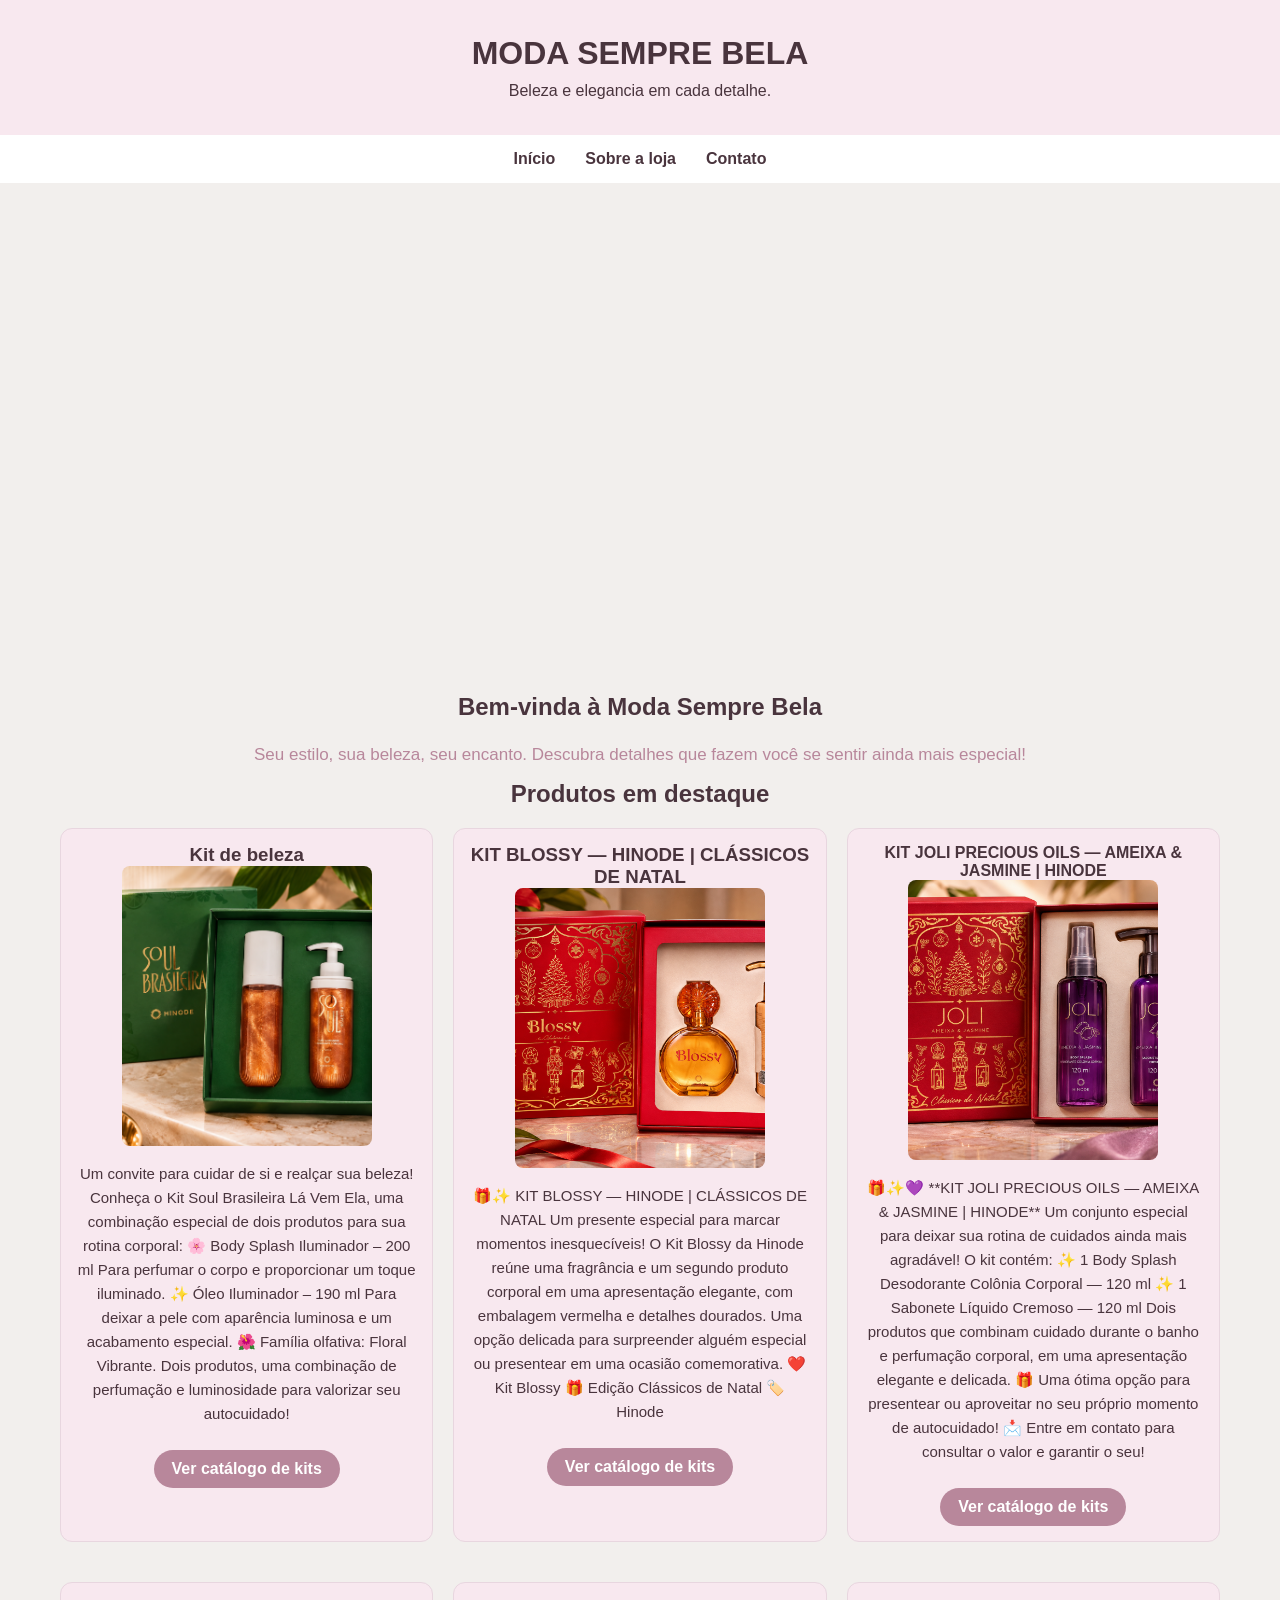
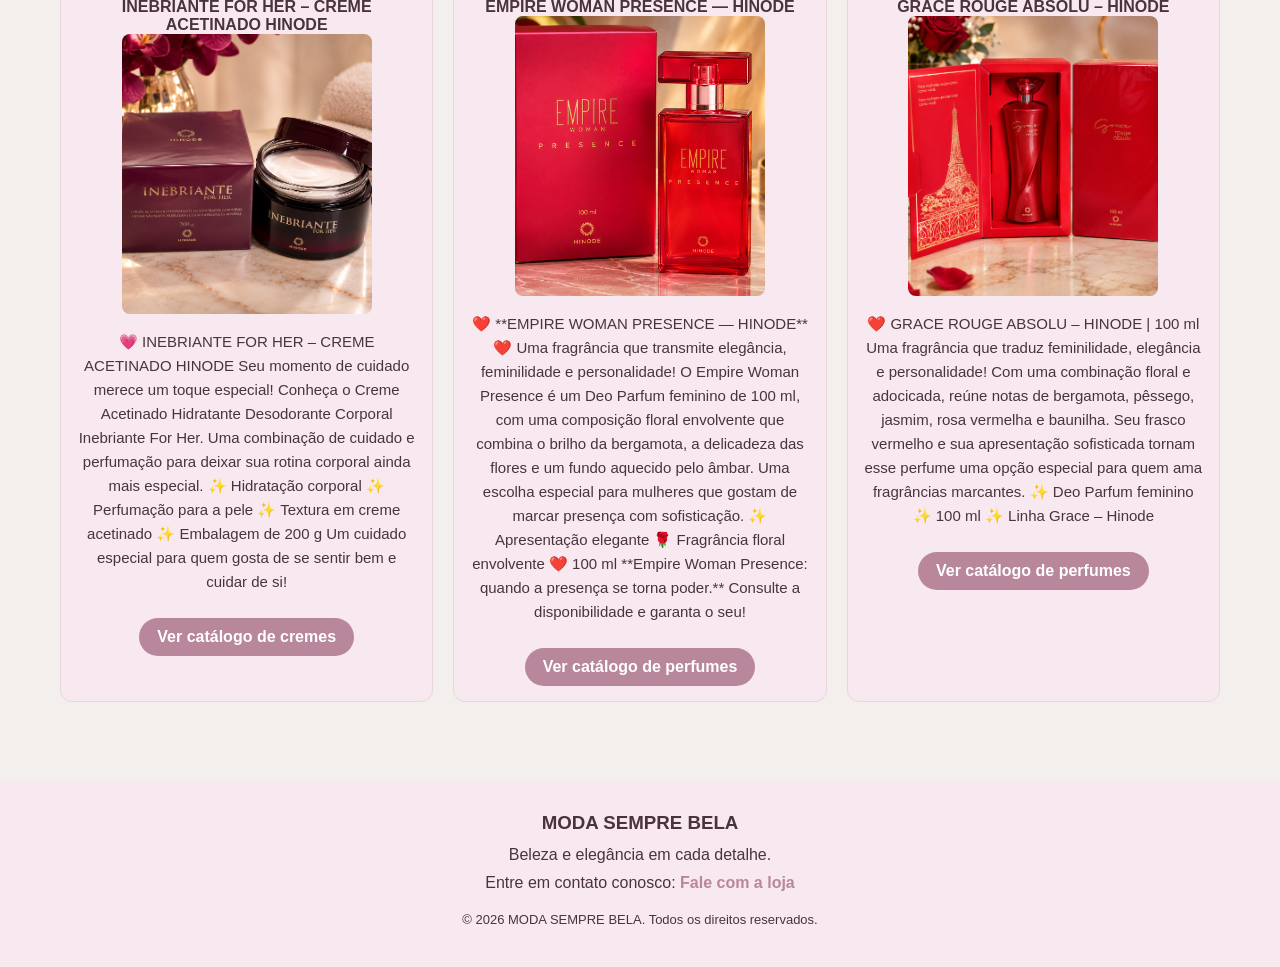
<file: index.html>
<!DOCTYPE html>
<html lang="pt-BR">

<head>
    <meta charset="UTF-8">
    <meta name="viewport" content="width=device-width, initial-scale=1.0">
    <link rel="stylesheet" href="./styles.css">


    <title>MODA SEMPRE BELA</title>
</head>

<body>

    <header>

        <!--tela inicial-->

        <h1>MODA SEMPRE BELA</h1>
        <p> Beleza e elegancia em cada detalhe.</p>

    </header>

    <!-- apresentacao do menus e produtos-->
    <nav>
        <a href="./index.html">Início</a>

        <a href="./sobre.html">Sobre a loja</a>
        <a href="./contato.html">Contato</a>
    </nav>
    <section class="video-inicial">
        <video autoplay muted loop playsinline>
            <source src="./img/Crie um vídeo publicitário cinem 512911 pPu.mp4" type="video/mp4">
            Seu navegador não suporta vídeos.
        </video>
    </section>
    <main>


        <section id="inicio">
            <h2>Bem-vinda à Moda Sempre Bela</h2>
            <p class="frase-apresentacao">
                Seu estilo, sua beleza, seu encanto.
                Descubra detalhes que




                fazem você se sentir ainda mais especial!
            </p>
            <section id="destaques">
                <h2>Produtos em destaque</h2>
                <div class="lista-destaques">

                    <article>


                        <h3>Kit de beleza</h3>
                        <img src="./img/cosmeticos/Kit Soul Brasileira Iluminador.png" alt="Kit de beleza">
                        <p>Um convite para cuidar de si e realçar sua beleza!

                            Conheça o Kit Soul Brasileira Lá Vem Ela, uma combinação especial de dois produtos para sua
                            rotina corporal:

                            🌸 Body Splash Iluminador – 200 ml
                            Para perfumar o corpo e proporcionar um toque iluminado.

                            ✨ Óleo Iluminador – 190 ml
                            Para deixar a pele com aparência luminosa e um acabamento especial.

                            🌺 Família olfativa: Floral Vibrante.

                            Dois produtos, uma combinação de perfumação e luminosidade para valorizar seu autocuidado!
                        </p>

                        <a href="./cosméticos.html#kits">Ver catálogo de kits</a>
                    </article>


                    <article>


                        <h3>KIT BLOSSY — HINODE | CLÁSSICOS DE NATAL</h3>
                        <img src="./img/cosmeticos/Kit Natal Blossy em Vermelho e Dourado.png" alt="Kit de beleza">
                        <p>🎁✨ KIT BLOSSY — HINODE | CLÁSSICOS DE NATAL

                            Um presente especial para marcar momentos inesquecíveis!

                            O Kit Blossy da Hinode reúne uma fragrância e um segundo produto corporal em uma
                            apresentação elegante, com embalagem vermelha e detalhes dourados.

                            Uma opção delicada para surpreender alguém especial ou presentear em uma ocasião
                            comemorativa.

                            ❤️ Kit Blossy
                            🎁 Edição Clássicos de Natal
                            🏷️ Hinode</p>
                        <a href="./cosméticos.html#kits">Ver catálogo de kits</a>
                    </article>

                    <article>

                        <h4>KIT JOLI PRECIOUS OILS — AMEIXA & JASMINE | HINODE </h4>
                        <img src="./img/cosmeticos/Kit Joli Ameixa & Jasmim Natalino.png" alt="Kit de beleza">
                        <p>🎁✨💜 **KIT JOLI PRECIOUS OILS — AMEIXA & JASMINE | HINODE**

                            Um conjunto especial para deixar sua rotina de cuidados ainda mais agradável!

                            O kit contém:

                            ✨ 1 Body Splash Desodorante Colônia Corporal — 120 ml
                            ✨ 1 Sabonete Líquido Cremoso — 120 ml

                            Dois produtos que combinam cuidado durante o banho e perfumação corporal, em uma
                            apresentação elegante e delicada.

                            🎁 Uma ótima opção para presentear ou aproveitar no seu próprio momento de autocuidado!

                            📩 Entre em contato para consultar o valor e garantir o seu!</p>


                        <a href="./cosméticos.html#kits">Ver catálogo de kits</a>
                    </article>







                    <article>


                        <h4>INEBRIANTE FOR HER – CREME ACETINADO HINODE</h4>
                        <img src="./img/cosmeticos/Cosméticos Inebriante em Tons de Borgonha.png" alt="Creme corporal">
                        <p>💗 INEBRIANTE FOR HER – CREME ACETINADO HINODE

                            Seu momento de cuidado merece um toque especial!

                            Conheça o Creme Acetinado Hidratante Desodorante Corporal Inebriante For Her.

                            Uma combinação de cuidado e perfumação para deixar sua rotina corporal ainda mais especial.

                            ✨ Hidratação corporal
                            ✨ Perfumação para a pele
                            ✨ Textura em creme acetinado
                            ✨ Embalagem de 200 g

                            Um cuidado especial para quem gosta de se sentir bem e cuidar de si!</p>

                        <a href="./cosméticos.html#cremes">Ver catálogo de cremes</a>
                    </article>

                    <article>
                        
                        <h4>EMPIRE WOMAN PRESENCE — HINODE</h4>
                        <img src="./img/cosmeticos/Perfume Empire Woman em Luxo Rubi.png" alt="Perfume feminino">
                        <p>❤️ **EMPIRE WOMAN PRESENCE — HINODE** ❤️

                            Uma fragrância que transmite elegância, feminilidade e personalidade!

                            O Empire Woman Presence é um Deo Parfum feminino de 100 ml, com uma composição floral
                            envolvente que combina o brilho da bergamota, a delicadeza das flores e um fundo aquecido
                            pelo âmbar.

                            Uma escolha especial para mulheres que gostam de marcar presença com sofisticação.

                            ✨ Apresentação elegante
                            🌹 Fragrância floral envolvente
                            ❤️ 100 ml

                            **Empire Woman Presence: quando a presença se torna poder.**

                            Consulte a disponibilidade e garanta o seu!
                        </p>
                        <a href="./cosméticos.html#perfumes">Ver catálogo de perfumes</a>
                    </article>
                        <article>

                            <h4>GRACE ROUGE ABSOLU – HINODE</h4>
                            <img src="./img/cosmeticos/Perfume Grace Rouge em Caixa Luxuosa.png" alt="Perfume feminino">
                            <p>❤️ GRACE ROUGE ABSOLU – HINODE | 100 ml

                                Uma fragrância que traduz feminilidade, elegância e personalidade!

                                Com uma combinação floral e adocicada, reúne notas de bergamota, pêssego, jasmim, rosa
                                vermelha e baunilha.

                                Seu frasco vermelho e sua apresentação sofisticada tornam esse perfume uma opção
                                especial
                                para quem ama fragrâncias marcantes.

                                ✨ Deo Parfum feminino
                                ✨ 100 ml
                                ✨ Linha Grace – Hinode
                            </p>
                            <a href="./cosméticos.html#perfumes">Ver catálogo de perfumes</a>
                        </article>
                </div>


            </section>
        </section>



    </main>
    <footer>
        <h3>MODA SEMPRE BELA</h3>

        <p>Beleza e elegância em cada detalhe.</p>

        <p>
            Entre em contato conosco:
            <a href="./contato.html">Fale com a loja</a>
        </p>

        <p class="direitos">
            © 2026 MODA SEMPRE BELA. Todos os direitos reservados.
        </p>
    </footer>
</body>

</html>
</file>
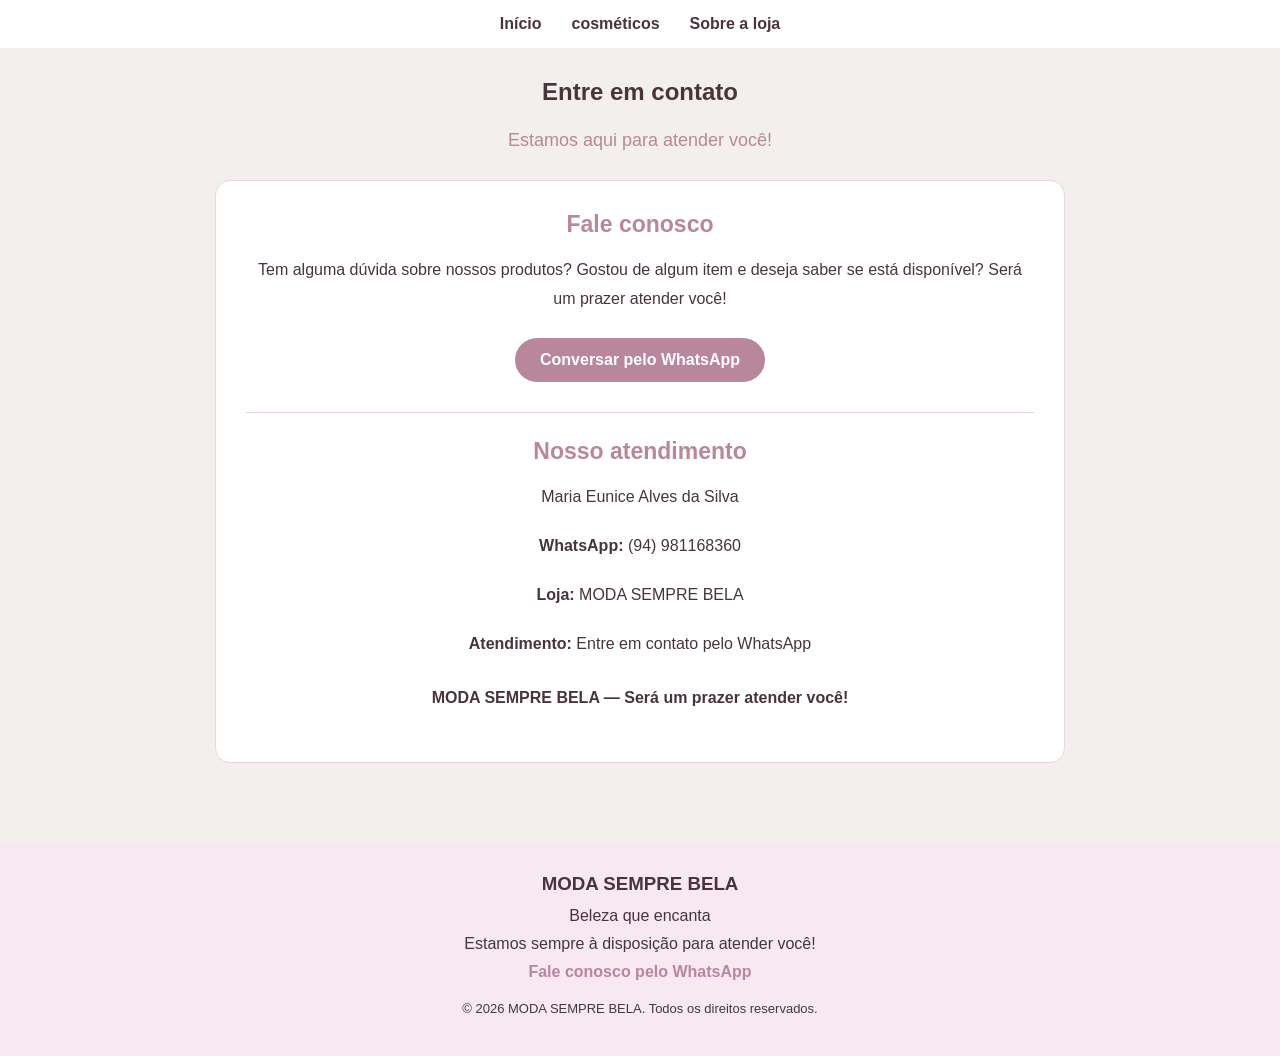
<file: contato.html>
<!DOCTYPE html>
<html lang="pt-BR">

<head>
    <meta charset="UTF-8">
    <meta name="viewport" content="width=device-width, initial-scale=1.0">
    <link rel="stylesheet" href="./styles.css">


    <title>MODA SEMPRE BELA</title>
</head>

<body>
    <nav>
        <a href="./index.html">Início</a>
        <a href="./cosméticos.html">cosméticos</a>
        
        
        <a href="./sobre.html">Sobre a loja</a>
        
    </nav>
    
       
<main>

    <section class="pagina-contato">

        <h2>Entre em contato</h2>

        <p class="frase-contato">
            Estamos aqui para atender você!
        </p>

        <article class="caixa-contato">

            <h3>Fale conosco</h3>

            <p>
                Tem alguma dúvida sobre nossos produtos?
                Gostou de algum item e deseja saber se está
                disponível? Será um prazer atender você!
            </p>

            <a class="botao-whatsapp"
               href="https://wa.me/5594981168360?text=Ol%C3%A1!%20Visitei%20o%20site%20Moda%20Sempre%20Bela%20e%20gostaria%20de%20mais%20informa%C3%A7%C3%B5es."
               target="_blank"
               rel="noopener noreferrer">
                Conversar pelo WhatsApp
            </a>

            <div class="informacoes-contato">

                <h3>Nosso atendimento</h3>

                <p>Maria Eunice Alves da Silva</p>
                 <p>   <strong>WhatsApp:</strong>
                    (94) 981168360
                </p>

                <p>
                    <strong>Loja:</strong>
                    MODA SEMPRE BELA
                </p>

                <p>
                    <strong>Atendimento:</strong>
                    Entre em contato pelo WhatsApp
                </p>

            </div>

            <p class="mensagem-final-contato">
                MODA SEMPRE BELA — Será um prazer atender você!
            </p>

        </article>

    </section>

</main>

<footer>
    <h3>MODA SEMPRE BELA</h3>

    <p>Beleza que encanta</p>

    <p>Estamos sempre à disposição para atender você!</p>

    <p>
        <a href="https://wa.me/5594981168360?text=Ol%C3%A1!%20Visitei%20o%20site%20Moda%20Sempre%20Bela%20e%20gostaria%20de%20mais%20informa%C3%A7%C3%B5es."
           target="_blank"
           rel="noopener noreferrer">
            Fale conosco pelo WhatsApp
        </a>
    </p>

    <p class="direitos">
        © 2026 MODA SEMPRE BELA.
        Todos os direitos reservados.
    </p>
</footer>

    
</body>

</html>
</file>
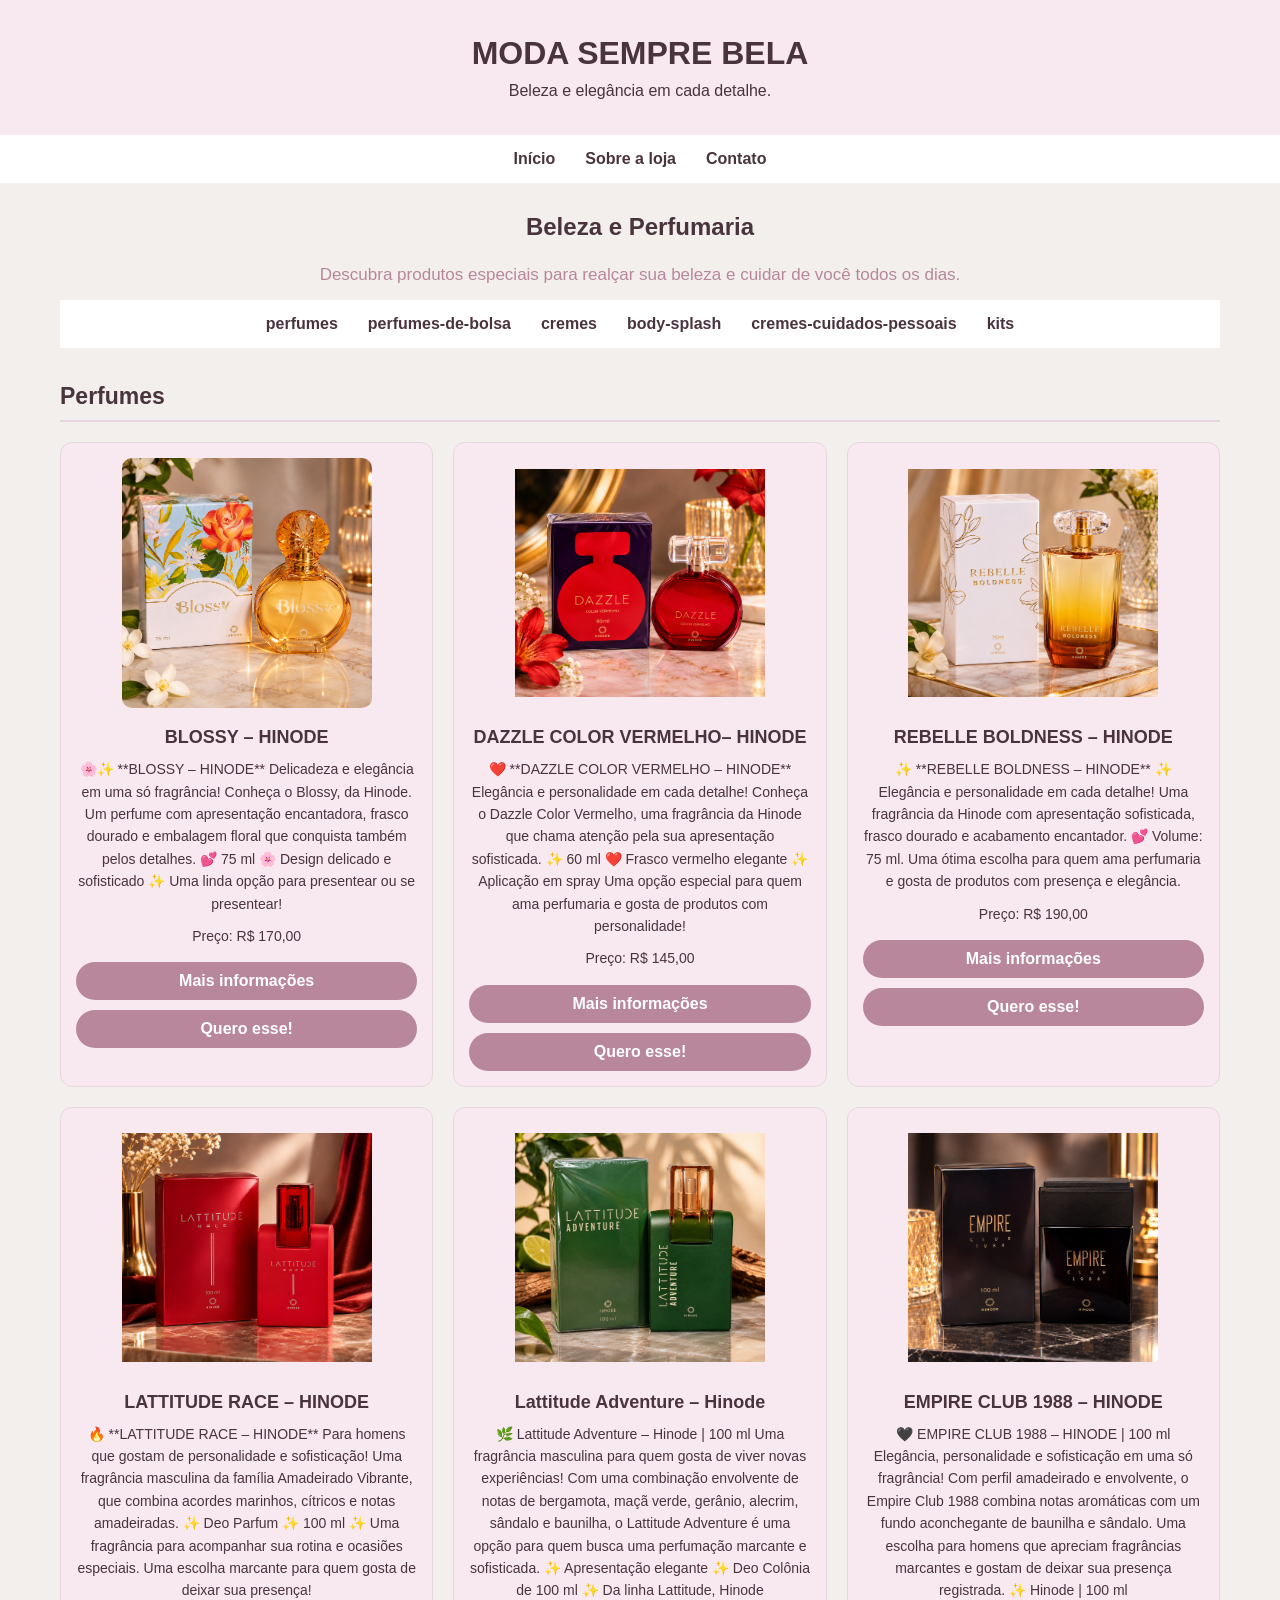
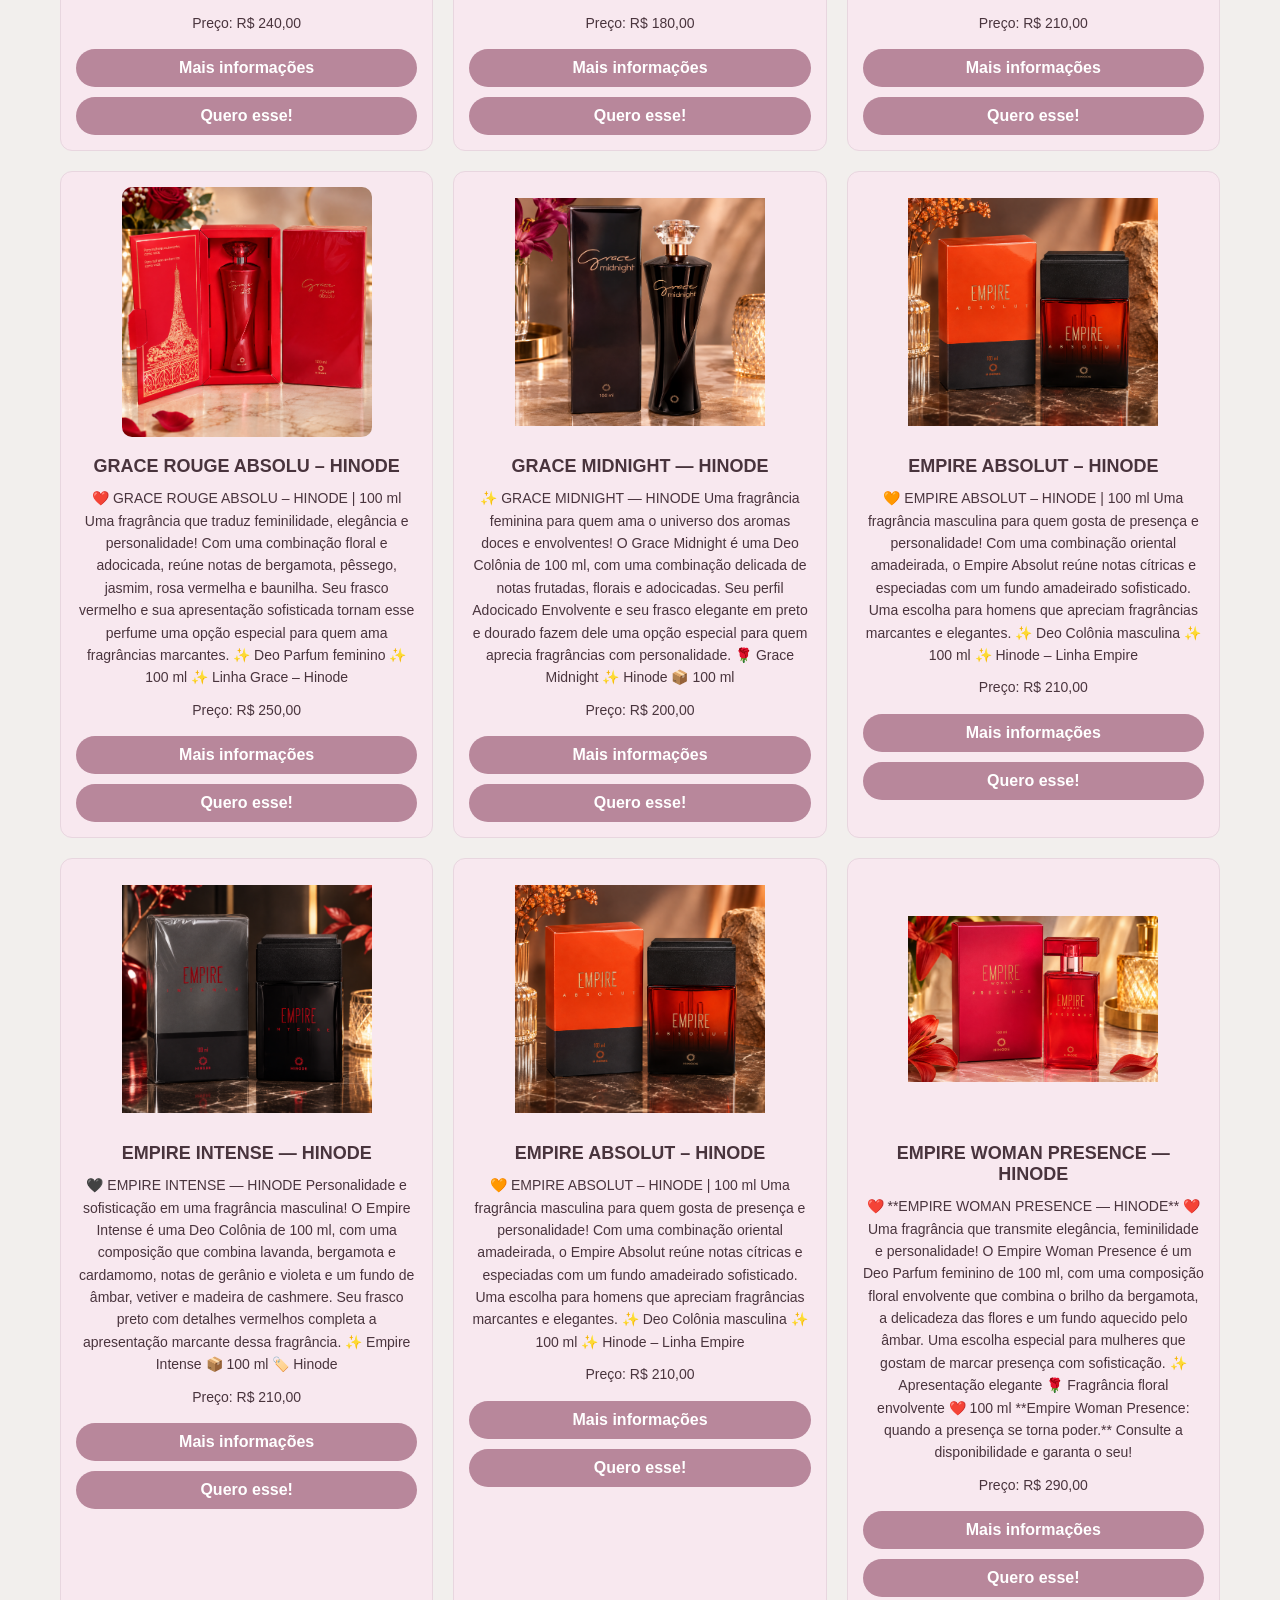
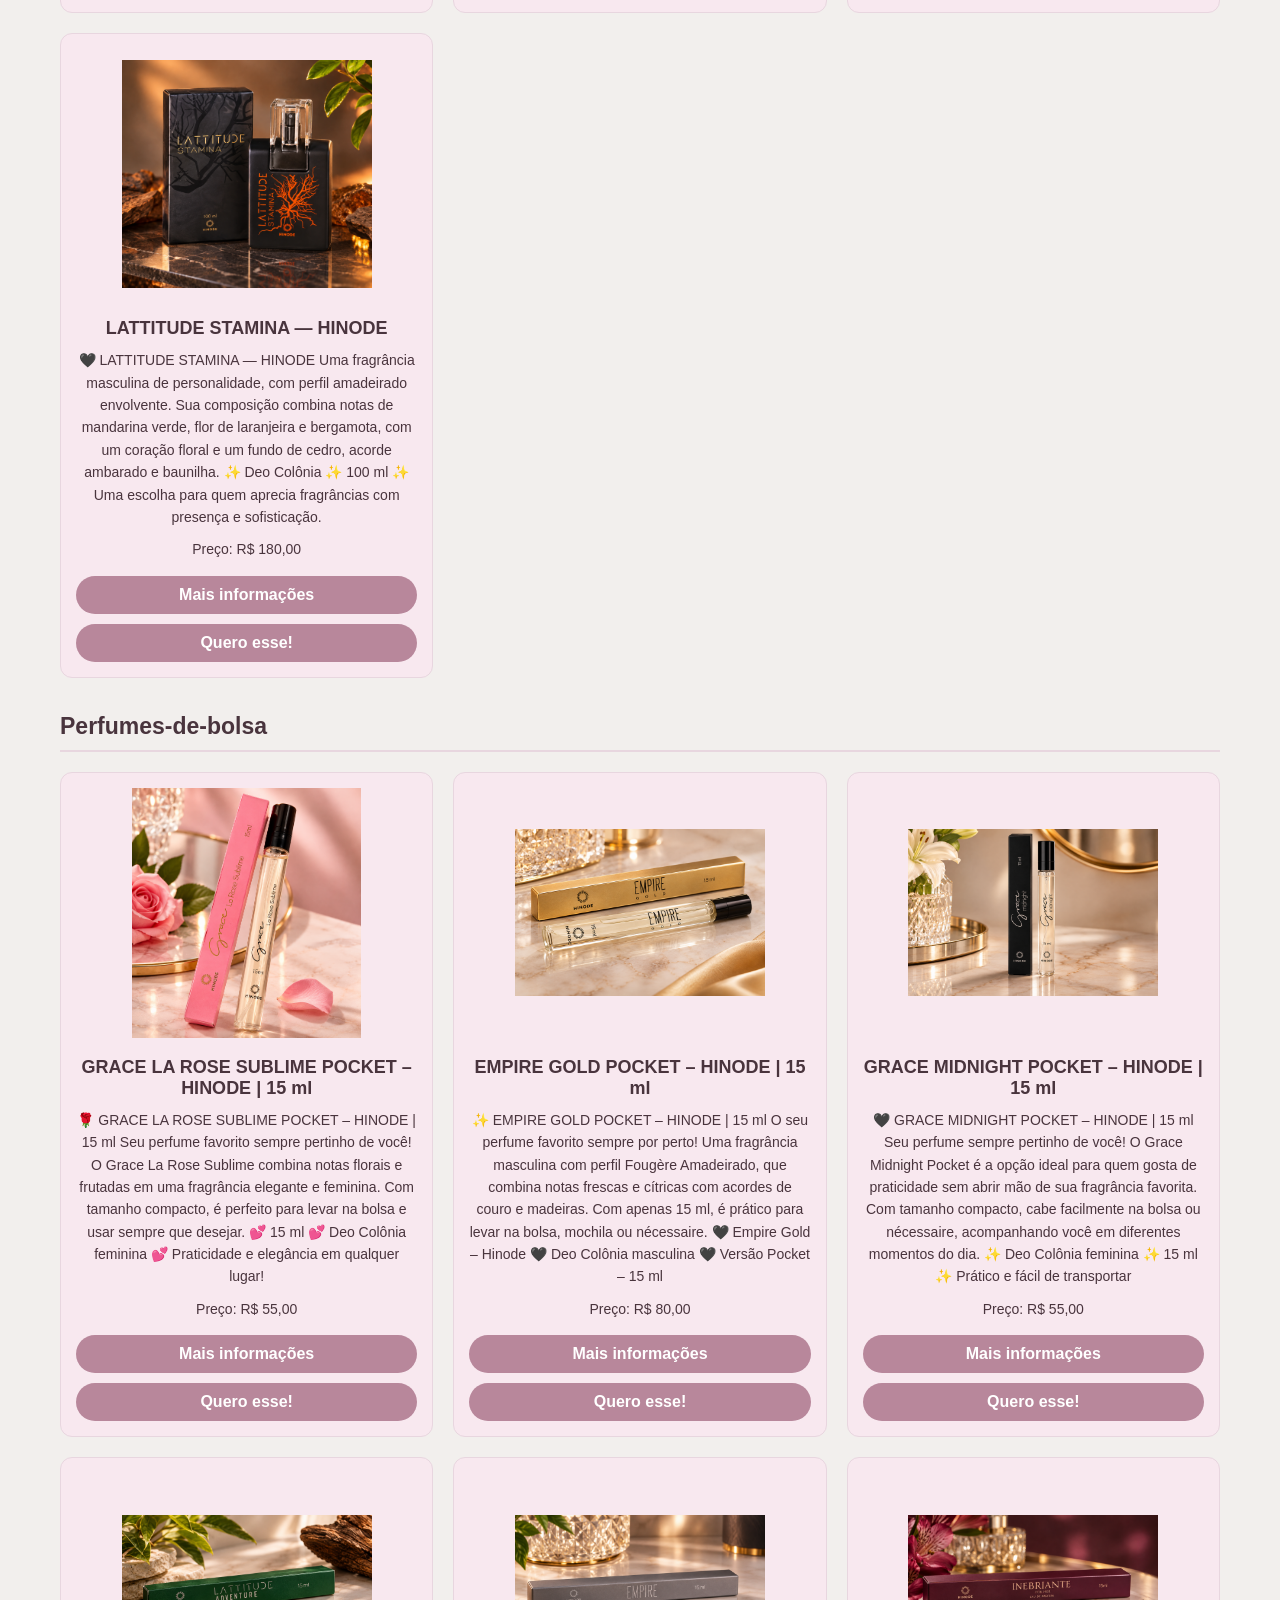
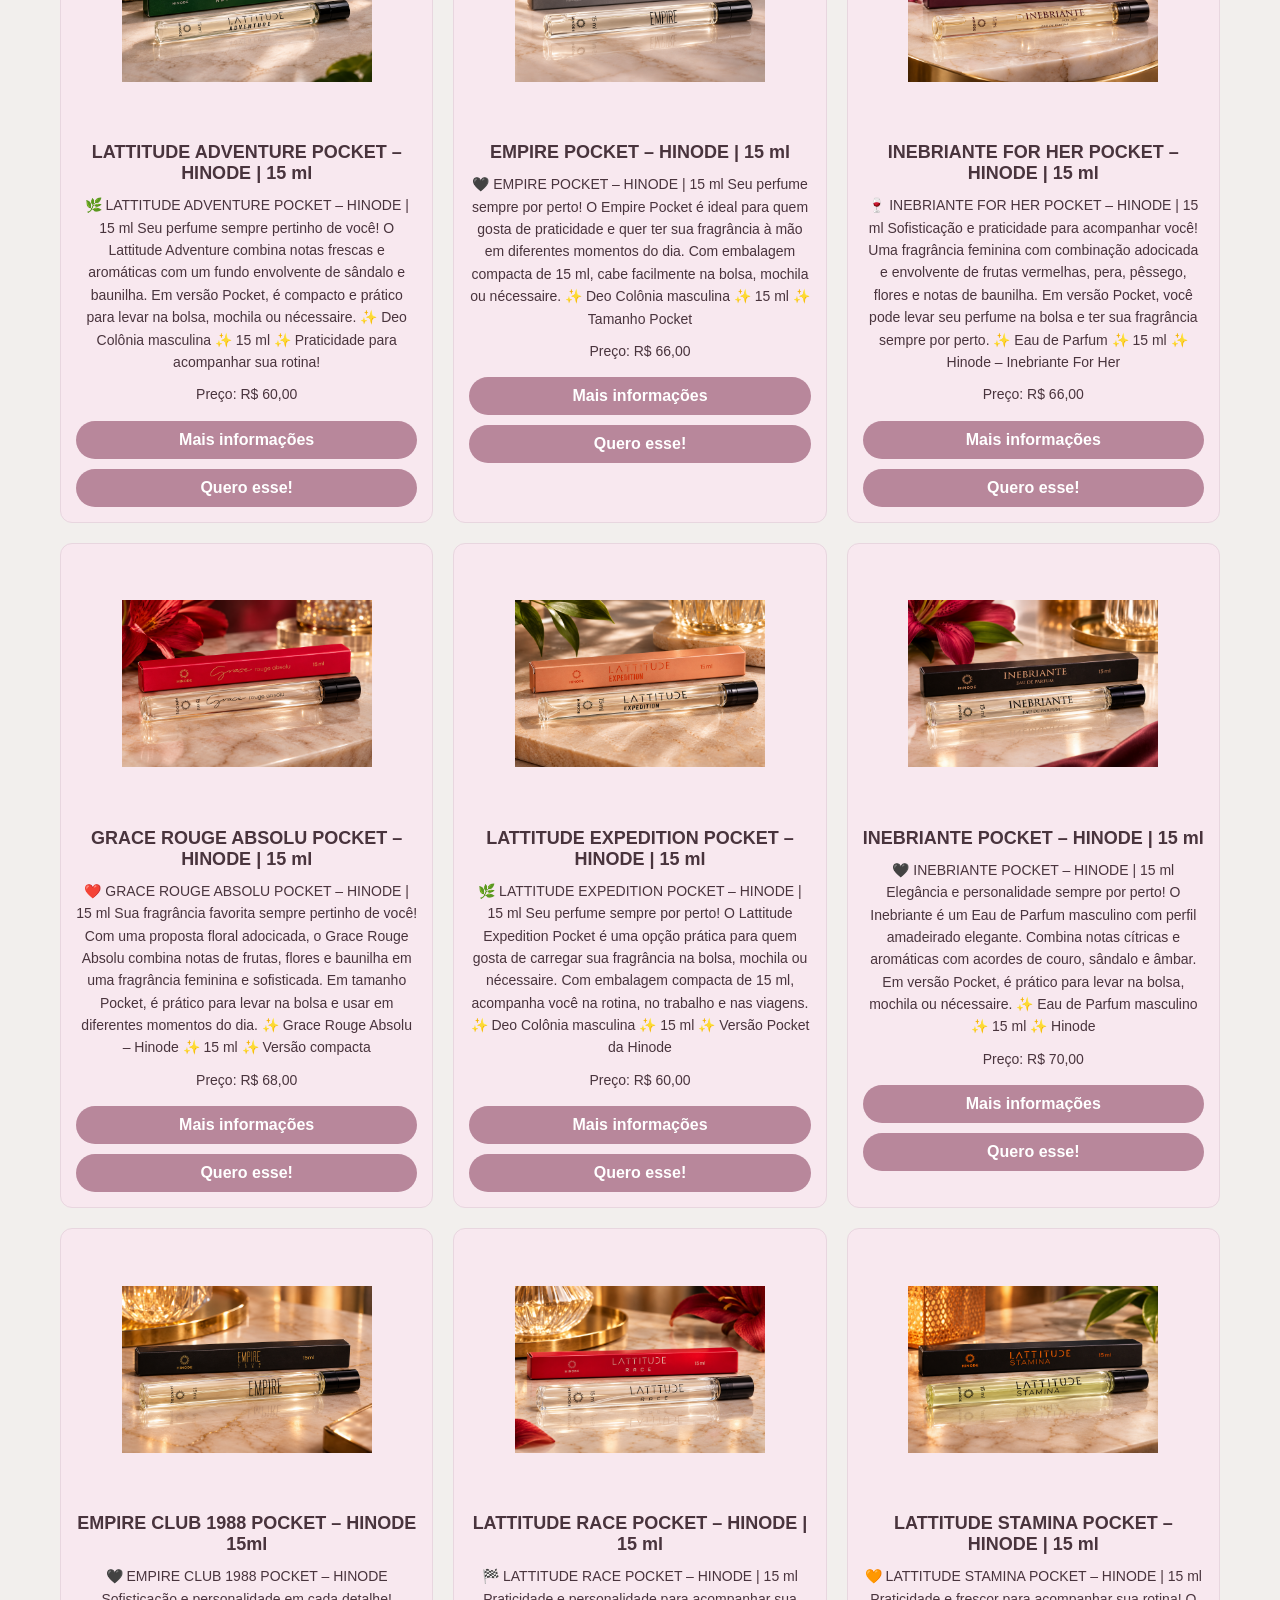
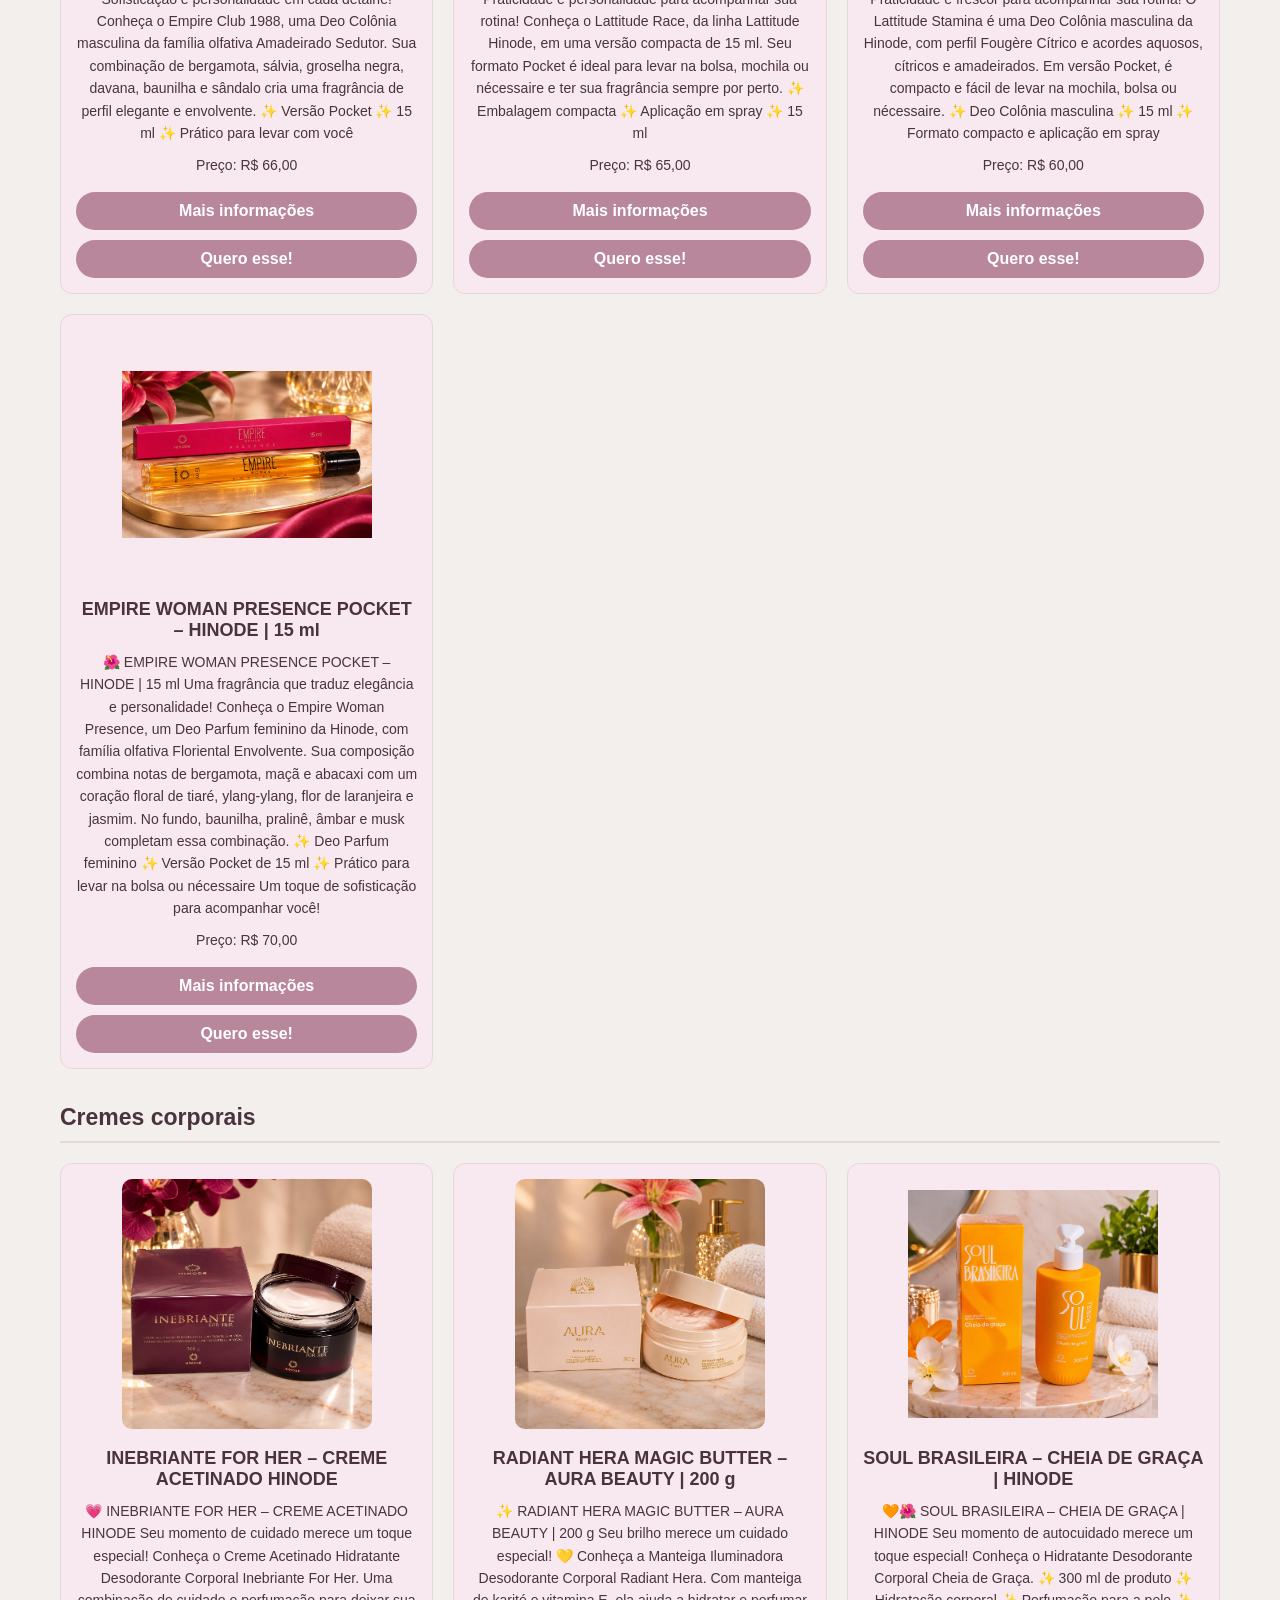
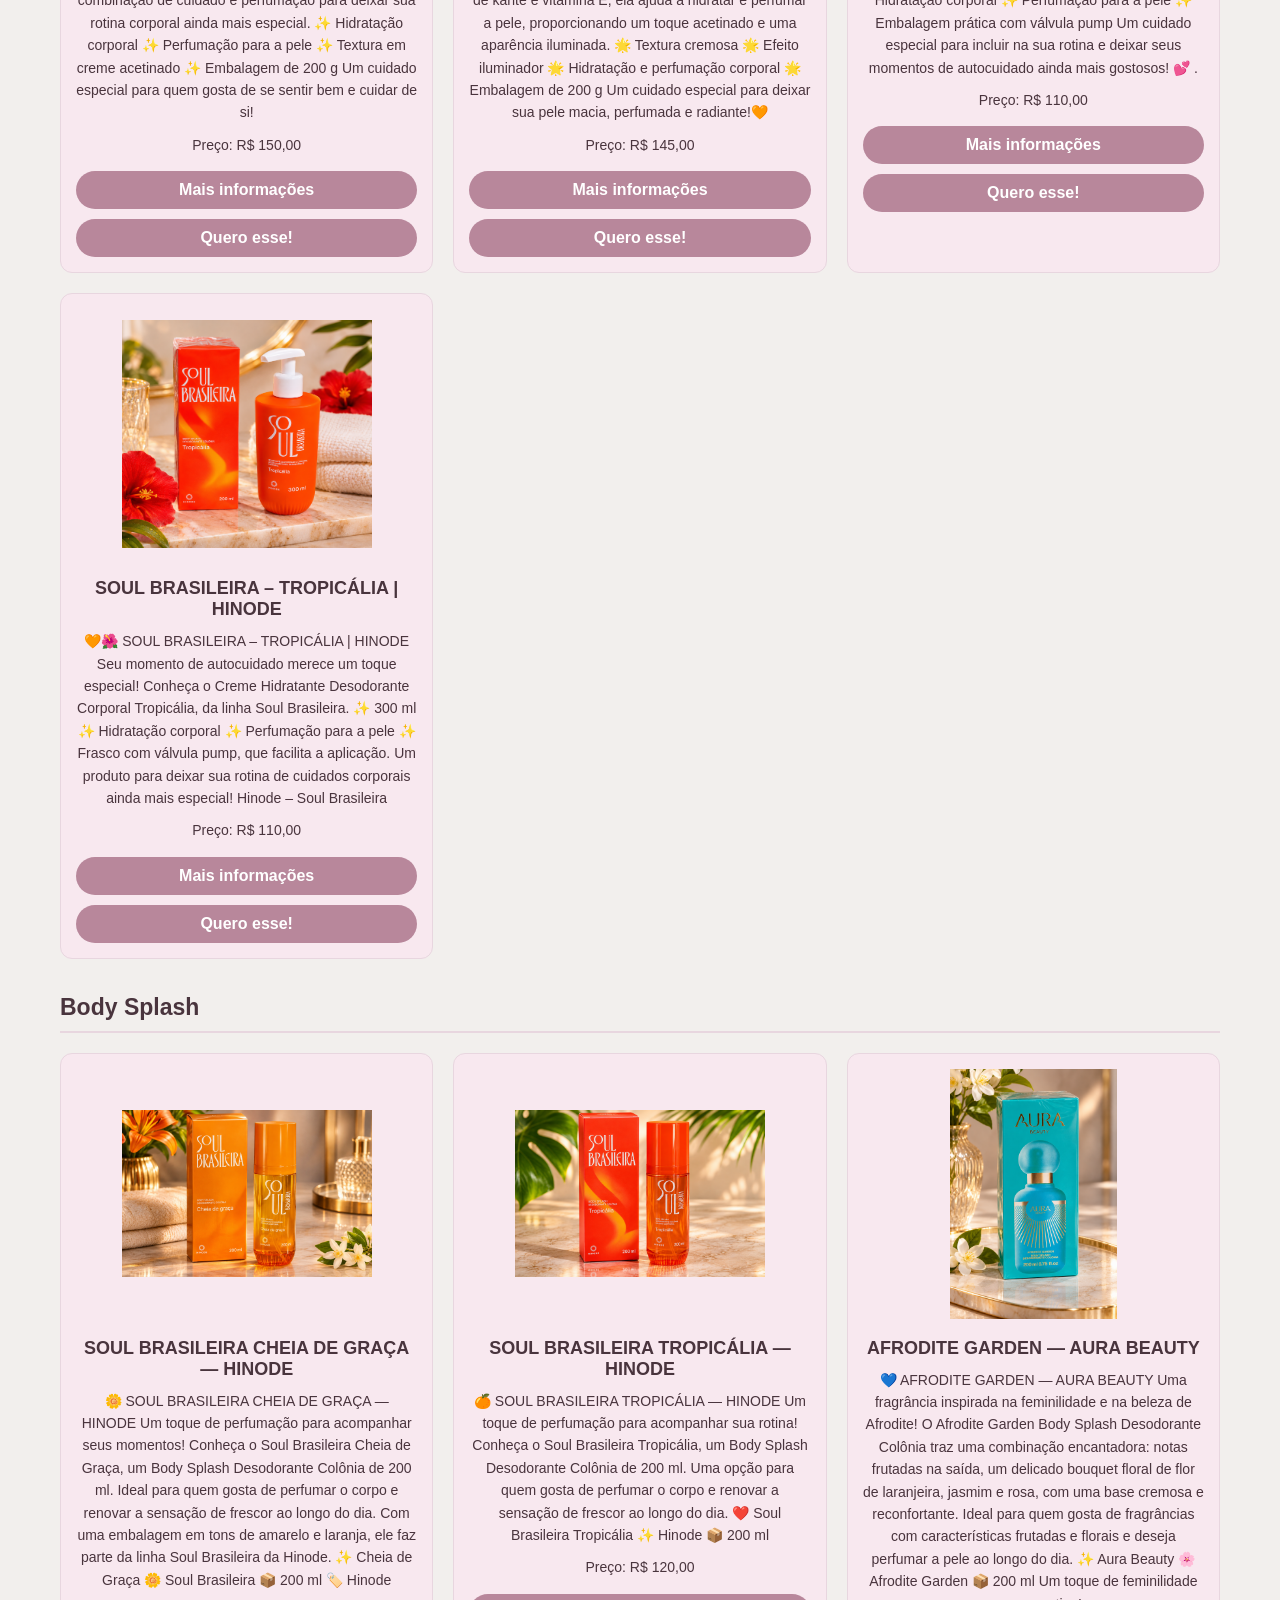
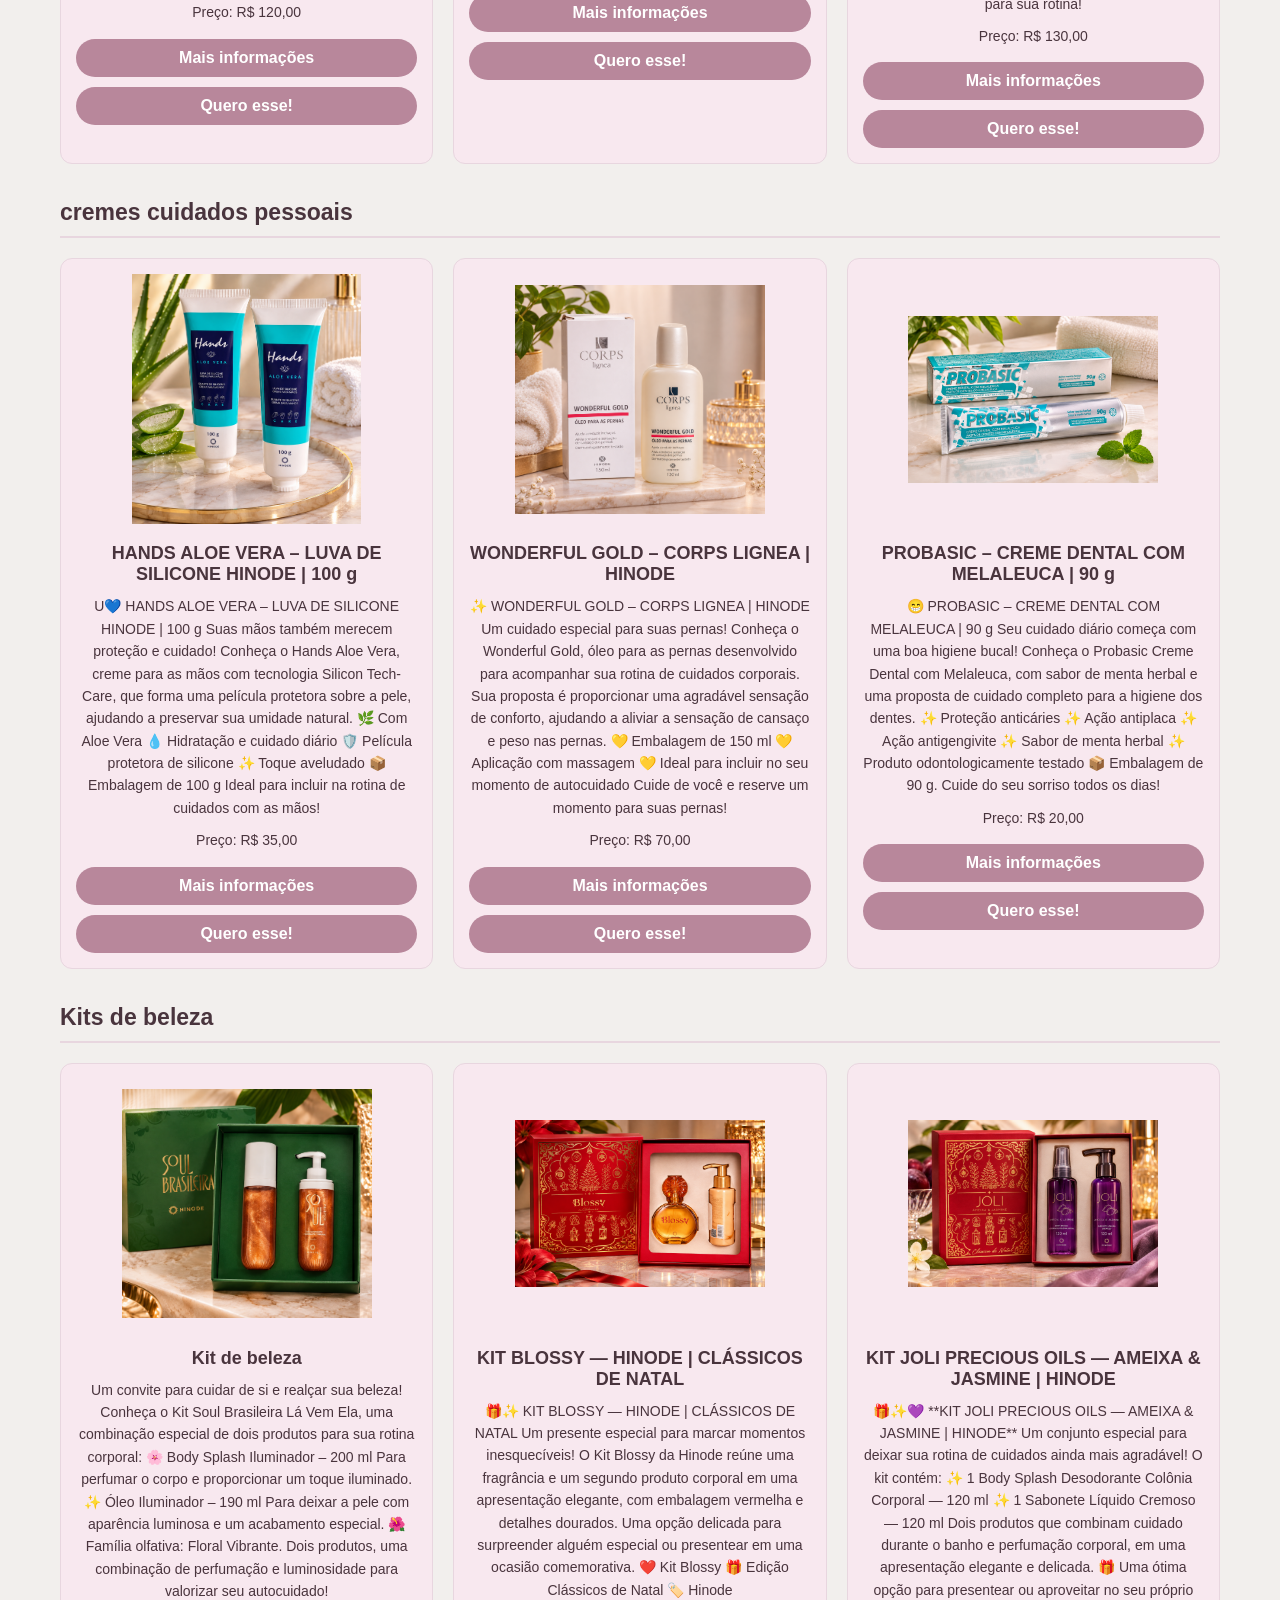
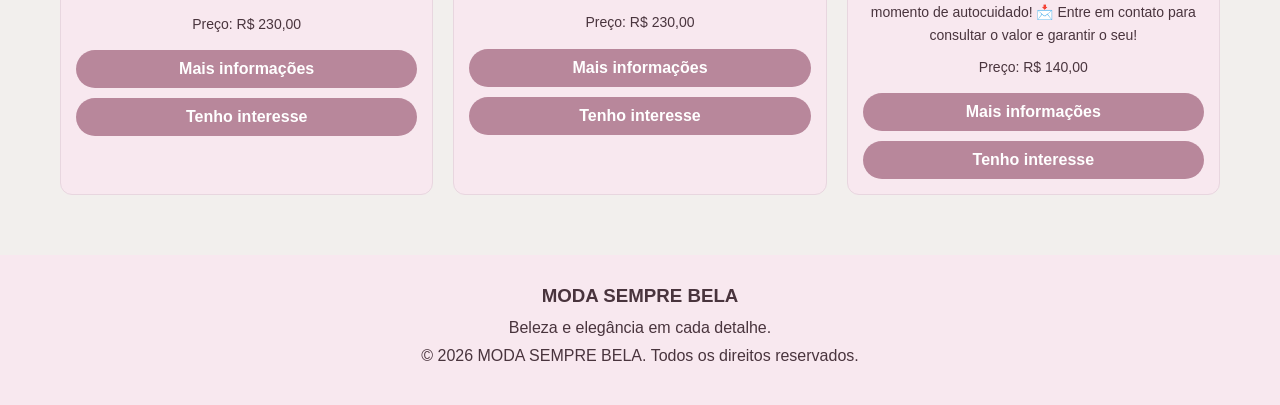
<file: cosméticos.html>
<!DOCTYPE html>
<html lang="pt-BR">

<head>
    <meta charset="UTF-8">
    <meta name="viewport" content="width=device-width, initial-scale=1.0">

    <link rel="stylesheet" href="./styles.css">

    <title>MODA SEMPRE BELA</title>
</head>

<body>

    <header>
        <h1>MODA SEMPRE BELA</h1>
        <p>Beleza e elegância em cada detalhe.</p>
    </header>

    <nav>
        <a href="./index.html">Início</a>

        <a href="./sobre.html">Sobre a loja</a>
        <a href="./contato.html">Contato</a>
    </nav>

    <main>

        <section id="cosméticos">

            <h2>Beleza e Perfumaria</h2>

            <p class="frase-apresentacao">
                Descubra produtos especiais para realçar sua beleza
                e cuidar de você todos os dias.
            </p>
            <nav class="menu-categorias">

                <a href="#perfumes">perfumes</a>
                <a href="#perfumes-de-bolsa">perfumes-de-bolsa</a>
                <a href="#cremes">cremes</a>
                <a href="#body-splash">body-splash</a>
                <a href="#cremes-cuidados-pessoais">cremes-cuidados-pessoais</a>
                <a href="#kits">kits</a>

            </nav>

            <!-- CATEGORIA 1: PERFUMES -->
            <div class="categoria">

                <h3>Perfumes</h3>

                <div class="perfumes" id="perfumes">

                    <article>
                        <img src="./img/cosmeticos/Perfume Blossy com Flores e Luz Dourada.png" alt="Perfume feminino">
                        <h4> BLOSSY – HINODE</h4>
                        <p>🌸✨ **BLOSSY – HINODE**

                            Delicadeza e elegância em uma só fragrância!

                            Conheça o Blossy, da Hinode. Um perfume com apresentação encantadora, frasco dourado e
                            embalagem floral que conquista também pelos detalhes.

                            💕 75 ml
                            🌸 Design delicado e sofisticado
                            ✨ Uma linda opção para presentear ou se presentear!
                        </p>
                        <p>Preço: R$ 170,00</p>
                        <div class="botoes-produto">

                            <a href="https://wa.me/5594981168360?text=Ol%C3%A1!%20Vi%20o%20produto%20BLOSSY%20%E2%80%93%20HINODE%20no%20site%20Moda%20Sempre%20Bela%20e%20gostaria%20de%20consultar%20a%20disponibilidade."
                                target="_blank" rel="noopener noreferrer">
                                Mais informações
                            </a>

                            <a href="https://wa.me/5594981168360?text=Ol%C3%A1!%20Tenho%20interesse%20em%20comprar%20o%20produto%20BLOSSY%20%E2%80%93%20HINODE%20que%20vi%20no%20site%20Moda%20Sempre%20Bela.%20Poderia%20me%20passar%20mais%20informacoes%20sobre%20a%20compra?"
                                target="_blank" rel="noopener noreferrer">
                                Quero esse!
                            </a>

                        </div>
                    </article>
                    <article>
                        <img src="./img/cosmeticos/Perfume Dazzle Vermelho em Destaque.png" alt="Perfume feminino">
                        <h4>DAZZLE COLOR VERMELHO– HINODE</h4>
                        <p>❤️ **DAZZLE COLOR VERMELHO – HINODE**

                            Elegância e personalidade em cada detalhe!

                            Conheça o Dazzle Color Vermelho, uma fragrância da Hinode que chama atenção pela sua
                            apresentação sofisticada.

                            ✨ 60 ml
                            ❤️ Frasco vermelho elegante
                            ✨ Aplicação em spray

                            Uma opção especial para quem ama perfumaria e gosta de produtos com personalidade!
                        </p>
                        <p>Preço: R$ 145,00</p>
                        <div class="botoes-produto">

                            <a href="https://wa.me/5594981168360?text=Ol%C3%A1!%20Vi%20o%20produto%20DAZZLE%20COLOR%20VERMELHO%20%E2%80%93%20HINODE%20no%20site%20Moda%20Sempre%20Bela%20e%20gostaria%20de%20consultar%20a%20disponibilidade."
                                target="_blank" rel="noopener noreferrer">
                                Mais informações
                            </a>

                            <a href="https://wa.me/5594981168360?text=Ol%C3%A1!%20Tenho%20interesse%20em%20comprar%20o%20produto%20DAZZLE%20COLOR%20VERMELHO%20%E2%80%93%20HINODE%20que%20vi%20no%20site%20Moda%20Sempre%20Bela.%20Poderia%20me%20passar%20mais%20informacoes%20sobre%20a%20compra?"
                                target="_blank" rel="noopener noreferrer">
                                Quero esse!
                            </a>

                        </div>
                    </article>
                    <article>
                        <img src="./img/cosmeticos/Perfume Rebelle Boldness em Luxo Dourado.png" alt="Perfume feminino">
                        <h4>REBELLE BOLDNESS – HINODE</h4>
                        <p>✨ **REBELLE BOLDNESS – HINODE** ✨

                            Elegância e personalidade em cada detalhe!

                            Uma fragrância da Hinode com apresentação sofisticada, frasco dourado e acabamento
                            encantador.

                            💕 Volume: 75 ml.

                            Uma ótima escolha para quem ama perfumaria e gosta de produtos com presença e elegância.
                        </p>
                        <p>Preço: R$ 190,00</p>
                        <div class="botoes-produto">

                            <a href="https://wa.me/5594981168360?text=Ol%C3%A1!%20Vi%20o%20produto%20REBELLE%20BOLDNESS%20%E2%80%93%20HINODE%20no%20site%20Moda%20Sempre%20Bela%20e%20gostaria%20de%20consultar%20a%20disponibilidade."
                                target="_blank" rel="noopener noreferrer">
                                Mais informações
                            </a>

                            <a href="https://wa.me/5594981168360?text=Ol%C3%A1!%20Tenho%20interesse%20em%20comprar%20o%20produto%20REBELLE%20BOLDNESS%20%E2%80%93%20HINODE%20que%20vi%20no%20site%20Moda%20Sempre%20Bela.%20Poderia%20me%20passar%20mais%20informacoes%20sobre%20a%20compra?"
                                target="_blank" rel="noopener noreferrer">
                                Quero esse!
                            </a>

                        </div>
                    </article>
                    <article>
                        <img src="./img/cosmeticos/Perfume Lattitude Race em Vermelho Luxuoso.png"
                            alt="Perfume feminino">
                        <h4>LATTITUDE RACE – HINODE</h4>
                        <p>🔥 **LATTITUDE RACE – HINODE**

                            Para homens que gostam de personalidade e sofisticação!

                            Uma fragrância masculina da família Amadeirado Vibrante, que combina acordes marinhos,
                            cítricos e notas amadeiradas.

                            ✨ Deo Parfum
                            ✨ 100 ml
                            ✨ Uma fragrância para acompanhar sua rotina e ocasiões especiais.

                            Uma escolha marcante para quem gosta de deixar sua presença!

                        </p>
                        <p>Preço: R$ 240,00</p>
                        <div class="botoes-produto">

                            <a href="https://wa.me/5594981168360?text=Ol%C3%A1!%20Vi%20o%20produto%20LATTITUDE%20RACE%20%E2%80%93%20HINODE%20no%20site%20Moda%20Sempre%20Bela%20e%20gostaria%20de%20consultar%20a%20disponibilidade."
                                target="_blank" rel="noopener noreferrer">
                                Mais informações
                            </a>

                            <a href="https://wa.me/5594981168360?text=Ol%C3%A1!%20Tenho%20interesse%20em%20comprar%20o%20produto%20LATTITUDE%20RACE%20%E2%80%93%20HINODE%20que%20vi%20no%20site%20Moda%20Sempre%20Bela.%20Poderia%20me%20passar%20mais%20informacoes%20sobre%20a%20compra?"
                                target="_blank" rel="noopener noreferrer">
                                Quero esse!
                            </a>



                        </div>
                    </article>
                    <article>
                        <img src="./img/cosmeticos/Perfume Lattitude Adventure em Verde Natural.png"
                            alt="Perfume feminino">
                        <h4>Lattitude Adventure – Hinode</h4>
                        <p>🌿 Lattitude Adventure – Hinode | 100 ml

                            Uma fragrância masculina para quem gosta de viver novas experiências!

                            Com uma combinação envolvente de notas de bergamota, maçã verde, gerânio, alecrim, sândalo e
                            baunilha, o Lattitude Adventure é uma opção para quem busca uma perfumação marcante e
                            sofisticada.

                            ✨ Apresentação elegante
                            ✨ Deo Colônia de 100 ml
                            ✨ Da linha Lattitude, Hinode
                        </p>
                        <p>Preço: R$ 180,00</p>
                        <div class="botoes-produto">

                            <a href="https://wa.me/5594981168360?text=Ol%C3%A1!%20Vi%20o%20produto%20LATTITUDE%20ADVENTURE%20%E2%80%93%20HINODE%20no%20site%20Moda%20Sempre%20Bela%20e%20gostaria%20de%20consultar%20a%20disponibilidade."
                                target="_blank" rel="noopener noreferrer">
                                Mais informações
                            </a>


                            <a href="https://wa.me/5594981168360?text=Ol%C3%A1!%20Tenho%20interesse%20em%20comprar%20o%20produto%20LATTITUDE%20ADVENTURE%20%E2%80%93%20HINODE%20que%20vi%20no%20site%20Moda%20Sempre%20Bela.%20Poderia%20me%20passar%20mais%20informacoes%20sobre%20a%20compra?"
                                target="_blank" rel="noopener noreferrer">
                                Quero esse!
                            </a>
                        </div>
                    </article>

                    <article>
                        <img src="./img/cosmeticos/Perfume Empire Club em Mármore Escuro.png" alt="Perfume feminino">
                        <h4> EMPIRE CLUB 1988 – HINODE</h4>
                        <p>🖤 EMPIRE CLUB 1988 – HINODE | 100 ml

                            Elegância, personalidade e sofisticação em uma só fragrância!

                            Com perfil amadeirado e envolvente, o Empire Club 1988 combina notas aromáticas com um fundo
                            aconchegante de baunilha e sândalo.

                            Uma escolha para homens que apreciam fragrâncias marcantes e gostam de deixar sua presença
                            registrada.

                            ✨ Hinode | 100 ml
                        </p>
                        <p>Preço: R$ 210,00</p>
                        <div class="botoes-produto">

                            <a href="https://wa.me/5594981168360?text=Ol%C3%A1!%20Vi%20o%20produto%20EMPIRE%20CLUB%201988%20%E2%80%93%20HINODE%20no%20site%20Moda%20Sempre%20Bela%20e%20gostaria%20de%20consultar%20a%20disponibilidade."
                                target="_blank" rel="noopener noreferrer">
                                Mais informações
                            </a>

                            <a href="https://wa.me/5594981168360?text=Ol%C3%A1!%20Tenho%20interesse%20em%20comprar%20o%20produto%20EMPIRE%20CLUB%201988%20%E2%80%93%20HINODE%20que%20vi%20no%20site%20Moda%20Sempre%20Bela.%20Poderia%20me%20passar%20mais%20informacoes%20sobre%20a%20compra?"
                                target="_blank" rel="noopener noreferrer">
                                Quero esse!
                            </a>
                        </div>
                    </article>

                    <article>
                        <img src="./img/cosmeticos/Perfume Grace Rouge em Caixa Luxuosa.png" alt="Perfume feminino">
                        <h4>GRACE ROUGE ABSOLU – HINODE</h4>
                        <p>❤️ GRACE ROUGE ABSOLU – HINODE | 100 ml

                            Uma fragrância que traduz feminilidade, elegância e personalidade!

                            Com uma combinação floral e adocicada, reúne notas de bergamota, pêssego, jasmim, rosa
                            vermelha e baunilha.

                            Seu frasco vermelho e sua apresentação sofisticada tornam esse perfume uma opção especial
                            para quem ama fragrâncias marcantes.

                            ✨ Deo Parfum feminino
                            ✨ 100 ml
                            ✨ Linha Grace – Hinode
                        </p>
                        <p>Preço: R$ 250,00</p>
                        <div class="botoes-produto">

                            <a href="https://wa.me/5594981168360?text=Ol%C3%A1!%20Vi%20o%20produto%20GRACE%20ROUGE%20ABSOLU%20%E2%80%93%20HINODE%20no%20site%20Moda%20Sempre%20Bela%20e%20gostaria%20de%20consultar%20a%20disponibilidade."
                                target="_blank" rel="noopener noreferrer">
                                Mais informações
                            </a>

                            <a href="https://wa.me/5594981168360?text=Ol%C3%A1!%20Tenho%20interesse%20em%20comprar%20o%20produto%20GRACE%20ROUGE%20ABSOLU%20%E2%80%93%20HINODE%20que%20vi%20no%20site%20Moda%20Sempre%20Bela.%20Poderia%20me%20passar%20mais%20informacoes%20sobre%20a%20compra?"
                                target="_blank" rel="noopener noreferrer">
                                Quero esse!
                            </a>
                        </div>
                    </article>

                    <article>
                        <img src="./img/cosmeticos/Perfume Grace Midnight em Luz Dourada.png" alt="Perfume feminino">
                        <h4>GRACE MIDNIGHT — HINODE</h4>
                        <p>✨ GRACE MIDNIGHT — HINODE

                            Uma fragrância feminina para quem ama o universo dos aromas doces e envolventes!

                            O Grace Midnight é uma Deo Colônia de 100 ml, com uma combinação delicada de notas frutadas,
                            florais e adocicadas.

                            Seu perfil Adocicado Envolvente e seu frasco elegante em preto e dourado fazem dele uma
                            opção especial para quem aprecia fragrâncias com personalidade.

                            🌹 Grace Midnight
                            ✨ Hinode
                            📦 100 ml
                        </p>
                        <p>Preço: R$ 200,00</p>
                        <div class="botoes-produto">

                            <a href="https://wa.me/5594981168360?text=Ol%C3%A1!%20Vi%20o%20produto%20GRACE%20MIDNIGHT%20%E2%80%93%20HINODE%20no%20site%20Moda%20Sempre%20Bela%20e%20gostaria%20de%20consultar%20a%20disponibilidade."
                                target="_blank" rel="noopener noreferrer">
                                Mais informações
                            </a>

                            <a href="https://wa.me/5594981168360?text=Ol%C3%A1!%20Tenho%20interesse%20em%20comprar%20o%20produto%20GRACE%20MIDNIGHT%20%E2%80%93%20HINODE%20que%20vi%20no%20site%20Moda%20Sempre%20Bela.%20Poderia%20me%20passar%20mais%20informacoes%20sobre%20a%20compra?"
                                target="_blank" rel="noopener noreferrer">
                                Quero esse!
                            </a>
                        </div>
                    </article>

                    <article>
                        <img src="./img/cosmeticos/Perfume Empire Absolut em Âmbar.png" alt="Perfume feminino">
                        <h4> EMPIRE ABSOLUT – HINODE</h4>
                        <p>🧡 EMPIRE ABSOLUT – HINODE | 100 ml

                            Uma fragrância masculina para quem gosta de presença e personalidade!

                            Com uma combinação oriental amadeirada, o Empire Absolut reúne notas cítricas e especiadas
                            com um fundo amadeirado sofisticado.

                            Uma escolha para homens que apreciam fragrâncias marcantes e elegantes.

                            ✨ Deo Colônia masculina
                            ✨ 100 ml
                            ✨ Hinode – Linha Empire
                        </p>
                        <p>Preço: R$ 210,00</p>
                        <div class="botoes-produto">


                            <a href="https://wa.me/5594981168360?text=Ol%C3%A1!%20Vi%20o%20produto%20EMPIRE%20ABSOLUT%20%E2%80%93%20HINODE%20no%20site%20Moda%20Sempre%20Bela%20e%20gostaria%20de%20consultar%20a%20disponibilidade."
                                target="_blank" rel="noopener noreferrer">
                                Mais informações
                            </a>

                            <a href="https://wa.me/5594981168360?text=Ol%C3%A1!%20Tenho%20interesse%20em%20comprar%20o%20produto%20EMPIRE%20ABSOLUT%20%E2%80%93%20HINODE%20que%20vi%20no%20site%20Moda%20Sempre%20Bela.%20Poderia%20me%20passar%20mais%20informacoes%20sobre%20a%20compra?"
                                target="_blank" rel="noopener noreferrer">
                                Quero esse!
                            </a>
                        </div>
                    </article>
                    <article>
                        <img src="./img/cosmeticos/Perfume Empire Intense em Preto e Vermelho.png"
                            alt="Perfume feminino">
                        <h4>EMPIRE INTENSE — HINODE</h4>
                        <p>🖤 EMPIRE INTENSE — HINODE

                            Personalidade e sofisticação em uma fragrância masculina!

                            O Empire Intense é uma Deo Colônia de 100 ml, com uma composição que combina lavanda,
                            bergamota e cardamomo, notas de gerânio e violeta e um fundo de âmbar, vetiver e madeira de
                            cashmere.

                            Seu frasco preto com detalhes vermelhos completa a apresentação marcante dessa fragrância.

                            ✨ Empire Intense
                            📦 100 ml
                            🏷️ Hinode
                        </p>
                        <p>Preço: R$ 210,00</p>
                        <div class="botoes-produto">

                            <a href="https://wa.me/5594981168360?text=Ol%C3%A1!%20Vi%20o%20produto%20EMPIRE%20INTENSE%20%E2%80%93%20HINODE%20no%20site%20Moda%20Sempre%20Bela%20e%20gostaria%20de%20consultar%20a%20disponibilidade."
                                target="_blank" rel="noopener noreferrer">
                                Mais informações
                            </a>

                            <a href="https://wa.me/5594981168360?text=Ol%C3%A1!%20Tenho%20interesse%20em%20comprar%20o%20produto%20EMPIRE%20INTENSE%20%E2%80%93%20HINODE%20que%20vi%20no%20site%20Moda%20Sempre%20Bela.%20Poderia%20me%20passar%20mais%20informacoes%20sobre%20a%20compra?"
                                target="_blank" rel="noopener noreferrer">
                                Quero esse!
                            </a>
                        </div>
                    </article>

                    <article>
                        <img src="./img/cosmeticos/Perfume Empire Absolut em Âmbar.png" alt="Perfume feminino">
                        <h4> EMPIRE ABSOLUT – HINODE</h4>
                        <p>🧡 EMPIRE ABSOLUT – HINODE | 100 ml

                            Uma fragrância masculina para quem gosta de presença e personalidade!

                            Com uma combinação oriental amadeirada, o Empire Absolut reúne notas cítricas e especiadas
                            com um fundo amadeirado sofisticado.

                            Uma escolha para homens que apreciam fragrâncias marcantes e elegantes.

                            ✨ Deo Colônia masculina
                            ✨ 100 ml
                            ✨ Hinode – Linha Empire
                        </p>
                        <p>Preço: R$ 210,00</p>
                        <div class="botoes-produto">

                            <a href="https://wa.me/5594981168360?text=Ol%C3%A1!%20Vi%20o%20produto%20EMPIRE%20ABSOLUT%20%E2%80%93%20HINODE%20no%20site%20Moda%20Sempre%20Bela%20e%20gostaria%20de%20consultar%20a%20disponibilidade."
                                target="_blank" rel="noopener noreferrer">
                                Mais informações
                            </a>

                            <a href="https://wa.me/5594981168360?text=Ol%C3%A1!%20Tenho%20interesse%20em%20comprar%20o%20produto%20EMPIRE%20ABSOLUT%20%E2%80%93%20HINODE%20que%20vi%20no%20site%20Moda%20Sempre%20Bela.%20Poderia%20me%20passar%20mais%20informacoes%20sobre%20a%20compra?"
                                target="_blank" rel="noopener noreferrer">
                                Quero esse!
                            </a>
                        </div>
                    </article>
                    <article>
                        <img src="./img/cosmeticos/Perfume Empire Woman em Luxo Rubi.png" alt="Perfume feminino">
                        <h4>EMPIRE WOMAN PRESENCE — HINODE</h4>
                        <p>❤️ **EMPIRE WOMAN PRESENCE — HINODE** ❤️

                            Uma fragrância que transmite elegância, feminilidade e personalidade!

                            O Empire Woman Presence é um Deo Parfum feminino de 100 ml, com uma composição floral
                            envolvente que combina o brilho da bergamota, a delicadeza das flores e um fundo aquecido
                            pelo âmbar.

                            Uma escolha especial para mulheres que gostam de marcar presença com sofisticação.

                            ✨ Apresentação elegante
                            🌹 Fragrância floral envolvente
                            ❤️ 100 ml

                            **Empire Woman Presence: quando a presença se torna poder.**

                            Consulte a disponibilidade e garanta o seu!
                        </p>
                        <p>Preço: R$ 290,00</p>
                        <div class="botoes-produto">

                            <a href="https://wa.me/5594981168360?text=Ol%C3%A1!%20Vi%20o%20produto%20EMPIRE%20WOMAN%20PRESENCE%20%E2%80%93%20HINODE%20no%20site%20Moda%20Sempre%20Bela%20e%20gostaria%20de%20consultar%20a%20disponibilidade."
                                target="_blank" rel="noopener noreferrer">
                                Mais informações
                            </a>

                            <a href="https://wa.me/5594981168360?text=Ol%C3%A1!%20Tenho%20interesse%20em%20comprar%20o%20produto%20EMPIRE%20WOMAN%20PRESENCE%20%E2%80%93%20HINODE%20que%20vi%20no%20site%20Moda%20Sempre%20Bela.%20Poderia%20me%20passar%20mais%20informacoes%20sobre%20a%20compra?"
                                target="_blank" rel="noopener noreferrer">
                                Quero esse!
                            </a>
                        </div>
                    </article>
                    <article>
                        <img src="./img/cosmeticos/Perfume Lattitude Stamina em Destaque.png" alt="Perfume feminino">
                        <h4> LATTITUDE STAMINA — HINODE</h4>
                        <p>🖤 LATTITUDE STAMINA — HINODE

                            Uma fragrância masculina de personalidade, com perfil amadeirado envolvente.

                            Sua composição combina notas de mandarina verde, flor de laranjeira e bergamota, com um
                            coração floral e um fundo de cedro, acorde ambarado e baunilha.

                            ✨ Deo Colônia
                            ✨ 100 ml
                            ✨ Uma escolha para quem aprecia fragrâncias com presença e sofisticação.
                        </p>
                        <p>Preço: R$ 180,00</p>
                        <div class="botoes-produto">

                            <a href="https://wa.me/5594981168360?text=Ol%C3%A1!%20Vi%20o%20produto%20LATTITUDE%20STAMINA%20%E2%80%93%20HINODE%20no%20site%20Moda%20Sempre%20Bela%20e%20gostaria%20de%20consultar%20a%20disponibilidade."
                                target="_blank" rel="noopener noreferrer">
                                Mais informações
                            </a>

                            <a href="https://wa.me/5594981168360?text=Ol%C3%A1!%20Tenho%20interesse%20em%20comprar%20o%20produto%20LATTITUDE%20STAMINA%20%E2%80%93%20HINODE%20que%20vi%20no%20site%20Moda%20Sempre%20Bela.%20Poderia%20me%20passar%20mais%20informacoes%20sobre%20a%20compra?"
                                target="_blank" rel="noopener noreferrer">
                                Quero esse!
                            </a>
                        </div>
                    </article>
                </div>
            </div>

            <!-- categoria perfume de bolso-->
            <div class="categoria">
                <h3>Perfumes-de-bolsa</h3>

                <div class="perfumes-de-bolsa" id="perfumes-de-bolsa">
                    <article>
                        <img src="./img/cosmeticos/Perfume Grace La Rose Sublime em Rosa.png" alt="Perfume feminino">
                        <h4> GRACE LA ROSE SUBLIME POCKET – HINODE | 15 ml</h4>
                        <p>🌹 GRACE LA ROSE SUBLIME POCKET – HINODE | 15 ml

                            Seu perfume favorito sempre pertinho de você!

                            O Grace La Rose Sublime combina notas florais e frutadas em uma fragrância elegante e
                            feminina.

                            Com tamanho compacto, é perfeito para levar na bolsa e usar sempre que desejar.

                            💕 15 ml
                            💕 Deo Colônia feminina
                            💕 Praticidade e elegância em qualquer lugar!
                        </p>
                        <p>Preço: R$ 55,00</p>
                        <div class="botoes-produto">

                            <a href="https://wa.me/5594981168360?text=Ol%C3%A1!%20Vi%20o%20produto%20GRACE%20LA%20ROSE%20SUBLIME%20POCKET%20%E2%80%93%20HINODE%20%7C%2015%20ml%20no%20site%20Moda%20Sempre%20Bela%20e%20gostaria%20de%20consultar%20a%20disponibilidade."
                                target="_blank" rel="noopener noreferrer">
                                Mais informações
                            </a>

                            <a href="https://wa.me/5594981168360?text=Ol%C3%A1!%20Tenho%20interesse%20em%20comprar%20o%20produto%20GRACE%20LA%20ROSE%20SUBLIME%20POCKET%20%E2%80%93%20HINODE%20%7C%2015%20ml%20que%20vi%20no%20site%20Moda%20Sempre%20Bela.%20Poderia%20me%20passar%20mais%20informacoes%20sobre%20a%20compra?"
                                target="_blank" rel="noopener noreferrer">
                                Quero esse!
                            </a>
                        </div>
                    </article>

                    <article>
                        <img src="./img/cosmeticos/Perfume Empire Gold em Luxo Dourado.png" alt="Perfume feminino">
                        <h4> EMPIRE GOLD POCKET – HINODE | 15 ml</h4>
                        <p>✨ EMPIRE GOLD POCKET – HINODE | 15 ml

                            O seu perfume favorito sempre por perto!

                            Uma fragrância masculina com perfil Fougère Amadeirado, que combina notas frescas e cítricas
                            com acordes de couro e madeiras.

                            Com apenas 15 ml, é prático para levar na bolsa, mochila ou nécessaire.

                            🖤 Empire Gold – Hinode
                            🖤 Deo Colônia masculina
                            🖤 Versão Pocket – 15 ml
                        </p>
                        <p>Preço: R$ 80,00</p>
                        <div class="botoes-produto">

                            <a href="https://wa.me/5594981168360?text=Ol%C3%A1!%20Vi%20o%20produto%20EMPIRE%20GOLD%20POCKET%20%E2%80%93%20HINODE%2015%20ml%20no%20site%20Moda%20Sempre%20Bela%20e%20gostaria%20de%20consultar%20a%20disponibilidade."
                                target="_blank" rel="noopener noreferrer">
                                Mais informações
                            </a>

                            <a href="https://wa.me/5594981168360?text=Ol%C3%A1!%20Tenho%20interesse%20em%20comprar%20o%20EMPIRE%20GOLD%20POCKET%20%E2%80%93%20HINODE%2015%20ml.%20Poderia%20me%20passar%20mais%20informacoes%20sobre%20a%20compra?"
                                target="_blank" rel="noopener noreferrer">
                                Quero esse!
                            </a>
                        </div>
                    </article>

                    <article>
                        <img src="./img/cosmeticos/Perfume Grace Midnight em Elegante Composição.png"
                            alt="Perfume feminino">
                        <h4>GRACE MIDNIGHT POCKET – HINODE | 15 ml</h4>
                        <p>🖤 GRACE MIDNIGHT POCKET – HINODE | 15 ml

                            Seu perfume sempre pertinho de você!

                            O Grace Midnight Pocket é a opção ideal para quem gosta de praticidade sem abrir mão de sua
                            fragrância favorita.

                            Com tamanho compacto, cabe facilmente na bolsa ou nécessaire, acompanhando você em
                            diferentes momentos do dia.

                            ✨ Deo Colônia feminina
                            ✨ 15 ml
                            ✨ Prático e fácil de transportar
                        </p>
                        <p>Preço: R$ 55,00</p>
                        <div class="botoes-produto">

                            <a href="https://wa.me/5594981168360?text=Ol%C3%A1!%20Vi%20o%20produto%20GRACE%20MIDNIGHT%20POCKET%20%E2%80%93%20HINODE%2015%20ml%20no%20site%20Moda%20Sempre%20Bela%20e%20gostaria%20de%20consultar%20a%20disponibilidade."
                                target="_blank" rel="noopener noreferrer">
                                Mais informações
                            </a>

                            <a href="https://wa.me/5594981168360?text=Ol%C3%A1!%20Tenho%20interesse%20em%20comprar%20o%20GRACE%20MIDNIGHT%20POCKET%20%E2%80%93%20HINODE%2015%20ml.%20Poderia%20me%20passar%20mais%20informacoes%20sobre%20a%20compra?"
                                target="_blank" rel="noopener noreferrer">
                                Quero esse!
                            </a>
                        </div>
                    </article>

                    <article>
                        <img src="./img/cosmeticos/Perfume Latitude Adventure em Cenário Natural.png"
                            alt="Perfume feminino">
                        <h4>LATTITUDE ADVENTURE POCKET – HINODE | 15 ml</h4>
                        <p>🌿 LATTITUDE ADVENTURE POCKET – HINODE | 15 ml

                            Seu perfume sempre pertinho de você!

                            O Lattitude Adventure combina notas frescas e aromáticas com um fundo envolvente de sândalo
                            e baunilha.

                            Em versão Pocket, é compacto e prático para levar na bolsa, mochila ou nécessaire.

                            ✨ Deo Colônia masculina
                            ✨ 15 ml
                            ✨ Praticidade para acompanhar sua rotina!
                        </p>
                        <p>Preço: R$ 60,00</p>
                        <div class="botoes-produto">

                            <a href="https://wa.me/5594981168360?text=Ol%C3%A1!%20Vi%20o%20produto%20LATTITUDE%20ADVENTURE%20POCKET%20%E2%80%93%20HINODE%2015%20ml%20no%20site%20Moda%20Sempre%20Bela%20e%20gostaria%20de%20consultar%20a%20disponibilidade."
                                target="_blank" rel="noopener noreferrer">
                                Mais informações
                            </a>

                            <a href="https://wa.me/5594981168360?text=Ol%C3%A1!%20Tenho%20interesse%20em%20comprar%20o%20LATTITUDE%20ADVENTURE%20POCKET%20%E2%80%93%20HINODE%2015%20ml.%20Poderia%20me%20passar%20mais%20informacoes%20sobre%20a%20compra?"
                                target="_blank" rel="noopener noreferrer">
                                Quero esse!
                            </a>
                        </div>
                    </article>
                    <article>
                        <img src="./img/cosmeticos/Perfume Empire Hinode em Destaque.png" alt="Perfume feminino">
                        <h4> EMPIRE POCKET – HINODE | 15 ml</h4>
                        <p>🖤 EMPIRE POCKET – HINODE | 15 ml

                            Seu perfume sempre por perto!

                            O Empire Pocket é ideal para quem gosta de praticidade e quer ter sua fragrância à mão em
                            diferentes momentos do dia.

                            Com embalagem compacta de 15 ml, cabe facilmente na bolsa, mochila ou nécessaire.

                            ✨ Deo Colônia masculina
                            ✨ 15 ml
                            ✨ Tamanho Pocket
                        </p>
                        <p>Preço: R$ 66,00</p>
                        <div class="botoes-produto">

                            <a href="https://wa.me/5594981168360?text=Ol%C3%A1!%20Vi%20o%20produto%20EMPIRE%20POCKET%20%E2%80%93%20HINODE%2015%20ml%20no%20site%20Moda%20Sempre%20Bela%20e%20gostaria%20de%20consultar%20a%20disponibilidade."
                                target="_blank" rel="noopener noreferrer">
                                Mais informações
                            </a>

                            <a href="https://wa.me/5594981168360?text=Ol%C3%A1!%20Tenho%20interesse%20em%20comprar%20o%20EMPIRE%20POCKET%20%E2%80%93%20HINODE%2015%20ml.%20Poderia%20me%20passar%20mais%20informacoes%20sobre%20a%20compra?"
                                target="_blank" rel="noopener noreferrer">
                                Quero esse!
                            </a>
                        </div>
                    </article>
                    <article>
                        <img src="./img/cosmeticos/Perfume Inebriante em Cena Luxuosa.png" alt="Perfume feminino">
                        <h4>INEBRIANTE FOR HER POCKET – HINODE | 15 ml</h4>
                        <p>🍷 INEBRIANTE FOR HER POCKET – HINODE | 15 ml

                            Sofisticação e praticidade para acompanhar você!

                            Uma fragrância feminina com combinação adocicada e envolvente de frutas vermelhas, pera,
                            pêssego, flores e notas de baunilha.

                            Em versão Pocket, você pode levar seu perfume na bolsa e ter sua fragrância sempre por
                            perto.

                            ✨ Eau de Parfum
                            ✨ 15 ml
                            ✨ Hinode – Inebriante For Her
                        </p>
                        <p>Preço: R$ 66,00</p>
                        <div class="botoes-produto">

                            <a href="https://wa.me/5594981168360?text=Ol%C3%A1!%20Vi%20o%20produto%20INEBRIANTE%20FOR%20HER%20POCKET%20%E2%80%93%20HINODE%2015%20ml%20no%20site%20Moda%20Sempre%20Bela%20e%20gostaria%20de%20consultar%20a%20disponibilidade."
                                target="_blank" rel="noopener noreferrer">
                                Mais informações
                            </a>

                            <a href="https://wa.me/5594981168360?text=Ol%C3%A1!%20Tenho%20interesse%20em%20comprar%20o%20INEBRIANTE%20FOR%20HER%20POCKET%20%E2%80%93%20HINODE%2015%20ml.%20Poderia%20me%20passar%20mais%20informacoes%20sobre%20a%20compra?"
                                target="_blank" rel="noopener noreferrer">
                                Quero esse!
                            </a>
                        </div>
                    </article>
                    <article>
                        <img src="./img/cosmeticos/Perfume Grace Rouge Absolu em Vermelho e Dourado (1).png"
                            alt="Perfume feminino">
                        <h4> GRACE ROUGE ABSOLU POCKET – HINODE | 15 ml</h4>
                        <p>❤️ GRACE ROUGE ABSOLU POCKET – HINODE | 15 ml

                            Sua fragrância favorita sempre pertinho de você!

                            Com uma proposta floral adocicada, o Grace Rouge Absolu combina notas de frutas, flores e
                            baunilha em uma fragrância feminina e sofisticada.

                            Em tamanho Pocket, é prático para levar na bolsa e usar em diferentes momentos do dia.

                            ✨ Grace Rouge Absolu – Hinode
                            ✨ 15 ml
                            ✨ Versão compacta
                        </p>
                        <p>Preço: R$ 68,00</p>
                        <div class="botoes-produto">

                            <a href="https://wa.me/5594981168360?text=Ol%C3%A1!%20Vi%20o%20produto%20GRACE%20ROUGE%20ABSOLU%20POCKET%20%E2%80%93%20HINODE%2015%20ml%20no%20site%20Moda%20Sempre%20Bela%20e%20gostaria%20de%20consultar%20a%20disponibilidade."
                                target="_blank" rel="noopener noreferrer">
                                Mais informações
                            </a>

                            <a href="https://wa.me/5594981168360?text=Ol%C3%A1!%20Tenho%20interesse%20em%20comprar%20o%20GRACE%20ROUGE%20ABSOLU%20POCKET%20%E2%80%93%20HINODE%2015%20ml.%20Poderia%20me%20passar%20mais%20informacoes%20sobre%20a%20compra?"
                                target="_blank" rel="noopener noreferrer">
                                Quero esse!
                            </a>
                        </div>
                    </article>
                    <article>
                        <img src="./img/cosmeticos/Perfume Hinode em Luz Dourada (1).png" alt="Perfume feminino">
                        <h4>LATTITUDE EXPEDITION POCKET – HINODE | 15 ml</h4>
                        <p>🌿 LATTITUDE EXPEDITION POCKET – HINODE | 15 ml

                            Seu perfume sempre por perto!

                            O Lattitude Expedition Pocket é uma opção prática para quem gosta de carregar sua fragrância
                            na bolsa, mochila ou nécessaire.

                            Com embalagem compacta de 15 ml, acompanha você na rotina, no trabalho e nas viagens.

                            ✨ Deo Colônia masculina
                            ✨ 15 ml
                            ✨ Versão Pocket da Hinode
                        </p>
                        <p>Preço: R$ 60,00</p>
                        <div class="botoes-produto">

                            <a href="https://wa.me/5594981168360?text=Ol%C3%A1!%20Vi%20o%20produto%20LATTITUDE%20EXPEDITION%20POCKET%20%E2%80%93%20HINODE%2015%20ml%20no%20site%20Moda%20Sempre%20Bela%20e%20gostaria%20de%20consultar%20a%20disponibilidade."
                                target="_blank" rel="noopener noreferrer">
                                Mais informações
                            </a>

                            <a href="https://wa.me/5594981168360?text=Ol%C3%A1!%20Tenho%20interesse%20em%20comprar%20o%20LATTITUDE%20EXPEDITION%20POCKET%20%E2%80%93%20HINODE%2015%20ml.%20Poderia%20me%20passar%20mais%20informacoes%20sobre%20a%20compra?"
                                target="_blank" rel="noopener noreferrer">
                                Quero esse!
                            </a>
                        </div>
                    </article>
                    <article>
                        <img src="./img/cosmeticos/Perfume Hinode Inebriante em Cena Luxuosa.png"
                            alt="Perfume feminino">
                        <h4>INEBRIANTE POCKET – HINODE | 15 ml</h4>
                        <p>🖤 INEBRIANTE POCKET – HINODE | 15 ml

                            Elegância e personalidade sempre por perto!

                            O Inebriante é um Eau de Parfum masculino com perfil amadeirado elegante. Combina notas
                            cítricas e aromáticas com acordes de couro, sândalo e âmbar.

                            Em versão Pocket, é prático para levar na bolsa, mochila ou nécessaire.

                            ✨ Eau de Parfum masculino
                            ✨ 15 ml
                            ✨ Hinode
                        </p>
                        <p>Preço: R$ 70,00</p>
                        <div class="botoes-produto">

                            <a href="https://wa.me/5594981168360?text=Ol%C3%A1!%20Vi%20o%20produto%20INEBRIANTE%20POCKET%20%E2%80%93%20HINODE%2015%20ml%20no%20site%20Moda%20Sempre%20Bela%20e%20gostaria%20de%20consultar%20a%20disponibilidade."
                                target="_blank" rel="noopener noreferrer">
                                Mais informações
                            </a>

                            <a href="https://wa.me/5594981168360?text=Ol%C3%A1!%20Tenho%20interesse%20em%20comprar%20o%20INEBRIANTE%20POCKET%20%E2%80%93%20HINODE%2015%20ml.%20Poderia%20me%20passar%20mais%20informacoes%20sobre%20a%20compra?"
                                target="_blank" rel="noopener noreferrer">
                                Quero esse!
                            </a>
                        </div>
                    </article>
                    <article>
                        <img src="./img/cosmeticos/Perfume Empire em Preto e Dourado.png" alt="Perfume feminino">
                        <h4> EMPIRE CLUB 1988 POCKET – HINODE 15ml</h4>
                        <p>🖤 EMPIRE CLUB 1988 POCKET – HINODE

                            Sofisticação e personalidade em cada detalhe!

                            Conheça o Empire Club 1988, uma Deo Colônia masculina da família olfativa Amadeirado
                            Sedutor.

                            Sua combinação de bergamota, sálvia, groselha negra, davana, baunilha e sândalo cria uma
                            fragrância de perfil elegante e envolvente.

                            ✨ Versão Pocket
                            ✨ 15 ml
                            ✨ Prático para levar com você
                        </p>
                        <p>Preço: R$ 66,00</p>
                        <div class="botoes-produto">

                            <a href="https://wa.me/5594981168360?text=Ol%C3%A1!%20Vi%20o%20produto%20EMPIRE%20CLUB%201988%20POCKET%20%E2%80%93%20HINODE%2015%20ml%20no%20site%20Moda%20Sempre%20Bela%20e%20gostaria%20de%20consultar%20a%20disponibilidade."
                                target="_blank" rel="noopener noreferrer">
                                Mais informações
                            </a>

                            <a href="https://wa.me/5594981168360?text=Ol%C3%A1!%20Tenho%20interesse%20em%20comprar%20o%20EMPIRE%20CLUB%201988%20POCKET%20%E2%80%93%20HINODE%2015%20ml.%20Poderia%20me%20passar%20mais%20informacoes%20sobre%20a%20compra?"
                                target="_blank" rel="noopener noreferrer">
                                Quero esse!
                            </a>
                        </div>
                    </article>
                    <article>
                        <img src="./img/cosmeticos/Perfume Latitude Race em Destaque.png" alt="Perfume feminino">
                        <h4>LATTITUDE RACE POCKET – HINODE | 15 ml</h4>
                        <p>🏁 LATTITUDE RACE POCKET – HINODE | 15 ml

                            Praticidade e personalidade para acompanhar sua rotina!

                            Conheça o Lattitude Race, da linha Lattitude Hinode, em uma versão compacta de 15 ml.

                            Seu formato Pocket é ideal para levar na bolsa, mochila ou nécessaire e ter sua fragrância
                            sempre por perto.

                            ✨ Embalagem compacta
                            ✨ Aplicação em spray
                            ✨ 15 ml
                        </p>
                        <p>Preço: R$ 65,00</p>
                        <div class="botoes-produto">

                            <a href="https://wa.me/5594981168360?text=Ol%C3%A1!%20Vi%20o%20produto%20LATTITUDE%20RACE%20POCKET%20%E2%80%93%20HINODE%2015%20ml%20no%20site%20Moda%20Sempre%20Bela%20e%20gostaria%20de%20consultar%20a%20disponibilidade."
                                target="_blank" rel="noopener noreferrer">
                                Mais informações
                            </a>

                            <a href="https://wa.me/5594981168360?text=Ol%C3%A1!%20Tenho%20interesse%20em%20comprar%20o%20LATTITUDE%20RACE%20POCKET%20%E2%80%93%20HINODE%2015%20ml.%20Poderia%20me%20passar%20mais%20informacoes%20sobre%20a%20compra?"
                                target="_blank" rel="noopener noreferrer">
                                Quero esse!
                            </a>
                        </div>
                    </article>
                    <article>
                        <img src="./img/cosmeticos/Perfume Lattitude Stamina em Luz Dourada.png" alt="Perfume feminino">
                        <h4>LATTITUDE STAMINA POCKET – HINODE | 15 ml</h4>
                        <p>🧡 LATTITUDE STAMINA POCKET – HINODE | 15 ml

                            Praticidade e frescor para acompanhar sua rotina!

                            O Lattitude Stamina é uma Deo Colônia masculina da Hinode, com perfil Fougère Cítrico e
                            acordes aquosos, cítricos e amadeirados.

                            Em versão Pocket, é compacto e fácil de levar na mochila, bolsa ou nécessaire.

                            ✨ Deo Colônia masculina
                            ✨ 15 ml
                            ✨ Formato compacto e aplicação em spray
                        </p>
                        <p>Preço: R$ 60,00</p>
                        <div class="botoes-produto">

                            <a href="https://wa.me/5594981168360?text=Ol%C3%A1!%20Vi%20o%20produto%20LATTITUDE%20STAMINA%20POCKET%20%E2%80%93%20HINODE%2015%20ml%20no%20site%20Moda%20Sempre%20Bela%20e%20gostaria%20de%20consultar%20a%20disponibilidade."
                                target="_blank" rel="noopener noreferrer">
                                Mais informações
                            </a>

                            <a href="https://wa.me/5594981168360?text=Ol%C3%A1!%20Tenho%20interesse%20em%20comprar%20o%20LATTITUDE%20STAMINA%20POCKET%20%E2%80%93%20HINODE%2015%20ml.%20Poderia%20me%20passar%20mais%20informacoes%20sobre%20a%20compra?"
                                target="_blank" rel="noopener noreferrer">
                                Quero esse!
                            </a>
                        </div>
                    </article>
                    <article>
                        <img src="./img/cosmeticos/Perfume Empire Woman em Rosa Dourado.png" alt="Perfume feminino">
                        <h4>EMPIRE WOMAN PRESENCE POCKET – HINODE | 15 ml</h4>
                        <p>🌺 EMPIRE WOMAN PRESENCE POCKET – HINODE | 15 ml

                            Uma fragrância que traduz elegância e personalidade!

                            Conheça o Empire Woman Presence, um Deo Parfum feminino da Hinode, com família olfativa
                            Floriental Envolvente.

                            Sua composição combina notas de bergamota, maçã e abacaxi com um coração floral de tiaré,
                            ylang-ylang, flor de laranjeira e jasmim. No fundo, baunilha, pralinê, âmbar e musk
                            completam essa combinação.

                            ✨ Deo Parfum feminino
                            ✨ Versão Pocket de 15 ml
                            ✨ Prático para levar na bolsa ou nécessaire

                            Um toque de sofisticação para acompanhar você!
                        </p>
                        <p>Preço: R$ 70,00</p>
                        <div class="botoes-produto">

                            <a href="https://wa.me/5594981168360?text=Ol%C3%A1!%20Vi%20o%20produto%20EMPIRE%20WOMAN%20PRESENCE%20POCKET%20%E2%80%93%20HINODE%2015%20ml%20no%20site%20Moda%20Sempre%20Bela%20e%20gostaria%20de%20consultar%20a%20disponibilidade."
                                target="_blank" rel="noopener noreferrer">
                                Mais informações
                            </a>

                            <a href="https://wa.me/5594981168360?text=Ol%C3%A1!%20Tenho%20interesse%20em%20comprar%20o%20EMPIRE%20WOMAN%20PRESENCE%20POCKET%20%E2%80%93%20HINODE%2015%20ml.%20Poderia%20me%20passar%20mais%20informacoes%20sobre%20a%20compra?"
                                target="_blank" rel="noopener noreferrer">
                                Quero esse!
                            </a>
                        </div>
                    </article>


                </div>
            </div>

            <!-- CATEGORIA 2: CREMES CORPORAIS -->
            <div class="categoria">

                <h3>Cremes corporais</h3>

                <div class="cremes" id="cremes">

                    <article>
                        <img src="./img/cosmeticos/Cosméticos Inebriante em Tons de Borgonha.png" alt="Creme corporal">
                        <h4>INEBRIANTE FOR HER – CREME ACETINADO HINODE</h4>
                        <p>💗 INEBRIANTE FOR HER – CREME ACETINADO HINODE

                            Seu momento de cuidado merece um toque especial!

                            Conheça o Creme Acetinado Hidratante Desodorante Corporal Inebriante For Her.

                            Uma combinação de cuidado e perfumação para deixar sua rotina corporal ainda mais especial.

                            ✨ Hidratação corporal
                            ✨ Perfumação para a pele
                            ✨ Textura em creme acetinado
                            ✨ Embalagem de 200 g

                            Um cuidado especial para quem gosta de se sentir bem e cuidar de si!</p>
                        <p>Preço: R$ 150,00</p>
                        <div class="botoes-produto">

                            <a href="https://wa.me/5594981168360?text=Ol%C3%A1!%20Vi%20o%20produto%20INEBRIANTE%20FOR%20HER%20CREME%20ACETINADO%20HINODE%20no%20site%20Moda%20Sempre%20Bela%20e%20gostaria%20de%20consultar%20a%20disponibilidade."
                                target="_blank" rel="noopener noreferrer">
                                Mais informações
                            </a>

                            <a href="https://wa.me/5594981168360?text=Ol%C3%A1!%20Tenho%20interesse%20em%20comprar%20o%20INEBRIANTE%20FOR%20HER%20CREME%20ACETINADO%20HINODE.%20Poderia%20me%20passar%20mais%20informacoes%20sobre%20a%20compra?"
                                target="_blank" rel="noopener noreferrer">
                                Quero esse!
                            </a>

                        </div>
                    </article>

                    <article>
                        <img src="./img/cosmeticos/Natureza radiante com Aura Beauty.png"
                            alt="Creme de cuidado pessoal">
                        <h4>RADIANT HERA MAGIC BUTTER – AURA BEAUTY | 200 g</h4>
                        <p>✨ RADIANT HERA MAGIC BUTTER – AURA BEAUTY | 200 g

                            Seu brilho merece um cuidado especial! 💛

                            Conheça a Manteiga Iluminadora Desodorante Corporal Radiant Hera.

                            Com manteiga de karité e vitamina E, ela ajuda a hidratar e perfumar a pele, proporcionando
                            um toque acetinado e uma aparência iluminada.

                            🌟 Textura cremosa
                            🌟 Efeito iluminador
                            🌟 Hidratação e perfumação corporal
                            🌟 Embalagem de 200 g

                            Um cuidado especial para deixar sua pele macia, perfumada e radiante!🧡</p>
                        <p>Preço: R$ 145,00</p>
                        <div class="botoes-produto">

                            <a href="https://wa.me/5594981168360?text=Ol%C3%A1!%20Vi%20o%20produto%20RADIANT%20HERA%20MAGIC%20BUTTER%20AURA%20BEAUTY%20200%20g%20no%20site%20Moda%20Sempre%20Bela%20e%20gostaria%20de%20consultar%20a%20disponibilidade."
                                target="_blank" rel="noopener noreferrer">
                                Mais informações
                            </a>

                            <a href="https://wa.me/5594981168360?text=Ol%C3%A1!%20Tenho%20interesse%20em%20comprar%20o%20RADIANT%20HERA%20MAGIC%20BUTTER%20AURA%20BEAUTY%20200%20g.%20Poderia%20me%20passar%20mais%20informacoes%20sobre%20a%20compra?"
                                target="_blank" rel="noopener noreferrer">
                                Quero esse!
                            </a>

                        </div>
                    </article>

                    <article>
                        <img src="./img/cosmeticos/Perfume Soul Brasileira em cenário spa.png"
                            alt="Creme de cuidado pessoal">
                        <h4>SOUL BRASILEIRA – CHEIA DE GRAÇA | HINODE</h4>
                        <p>🧡🌺 SOUL BRASILEIRA – CHEIA DE GRAÇA | HINODE

                            Seu momento de autocuidado merece um toque especial!

                            Conheça o Hidratante Desodorante Corporal Cheia de Graça.

                            ✨ 300 ml de produto
                            ✨ Hidratação corporal
                            ✨ Perfumação para a pele
                            ✨ Embalagem prática com válvula pump

                            Um cuidado especial para incluir na sua rotina e deixar seus momentos de autocuidado ainda
                            mais gostosos!

                            💕 .</p>
                        <p>Preço: R$ 110,00</p>
                        <div class="botoes-produto">

                            <a href="https://wa.me/5594981168360?text=Ol%C3%A1!%20Vi%20o%20produto%20SOUL%20BRASILEIRA%20CHEIA%20DE%20GRA%C3%87A%20HINODE%20no%20site%20Moda%20Sempre%20Bela%20e%20gostaria%20de%20consultar%20a%20disponibilidade."
                                target="_blank" rel="noopener noreferrer">
                                Mais informações
                            </a>

                            <a href="https://wa.me/5594981168360?text=Ol%C3%A1!%20Tenho%20interesse%20em%20comprar%20o%20SOUL%20BRASILEIRA%20CHEIA%20DE%20GRA%C3%87A%20HINODE.%20Poderia%20me%20passar%20mais%20informacoes%20sobre%20a%20compra?"
                                target="_blank" rel="noopener noreferrer">
                                Quero esse!
                            </a>

                        </div>
                    </article>
                    <article>
                        <img src="./img/cosmeticos/Produtos Soul Brasileira em Cenário Tropical.png"
                            alt="Creme de cuidado pessoal">
                        <h4>SOUL BRASILEIRA – TROPICÁLIA | HINODE</h4>
                        <p>🧡🌺 SOUL BRASILEIRA – TROPICÁLIA | HINODE

                            Seu momento de autocuidado merece um toque especial!

                            Conheça o Creme Hidratante Desodorante Corporal Tropicália, da linha Soul Brasileira.

                            ✨ 300 ml
                            ✨ Hidratação corporal
                            ✨ Perfumação para a pele
                            ✨ Frasco com válvula pump, que facilita a aplicação.

                            Um produto para deixar sua rotina de cuidados corporais ainda mais especial!



                            Hinode – Soul Brasileira</p>
                        <p>Preço: R$ 110,00</p>
                        <div class="botoes-produto">

                            <a href="https://wa.me/5594981168360?text=Ol%C3%A1!%20Vi%20o%20produto%20SOUL%20BRASILEIRA%20TROPIC%C3%81LIA%20HINODE%20no%20site%20Moda%20Sempre%20Bela%20e%20gostaria%20de%20consultar%20a%20disponibilidade."
                                target="_blank" rel="noopener noreferrer">
                                Mais informações
                            </a>

                            <a href="https://wa.me/5594981168360?text=Ol%C3%A1!%20Tenho%20interesse%20em%20comprar%20o%20SOUL%20BRASILEIRA%20TROPIC%C3%81LIA%20HINODE.%20Poderia%20me%20passar%20mais%20informacoes%20sobre%20a%20compra?"
                                target="_blank" rel="noopener noreferrer">
                                Quero esse!
                            </a>

                        </div>
                    </article>



                </div>
            </div>

            <!-- CATEGORIA 3: BODY SPLASH -->
            <div class="categoria">

                <h3>Body Splash</h3>

                <div class="body-splash" id="body-splash">

                    <article>
                        <img src="./img/cosmeticos/Soul Brasileira_ Brilho Tropical Elegante.png" alt="Body Splash">
                        <h4>SOUL BRASILEIRA CHEIA DE GRAÇA — HINODE</h4>
                        <p>🌼 SOUL BRASILEIRA CHEIA DE GRAÇA — HINODE

                            Um toque de perfumação para acompanhar seus momentos!

                            Conheça o Soul Brasileira Cheia de Graça, um Body Splash Desodorante Colônia de 200 ml.

                            Ideal para quem gosta de perfumar o corpo e renovar a sensação de frescor ao longo do dia.

                            Com uma embalagem em tons de amarelo e laranja, ele faz parte da linha Soul Brasileira da
                            Hinode.

                            ✨ Cheia de Graça
                            🌼 Soul Brasileira
                            📦 200 ml
                            🏷️ Hinode</p>
                        <p>Preço: R$ 120,00</p>
                        <div class="botoes-produto">

                            <a href="https://wa.me/5594981168360?text=Ol%C3%A1!%20Vi%20o%20produto%20SOUL%20BRASILEIRA%20CHEIA%20DE%20GRA%C3%87A%20BODY%20SPLASH%20HINODE%20200%20ml%20no%20site%20Moda%20Sempre%20Bela%20e%20gostaria%20de%20consultar%20a%20disponibilidade."
                                target="_blank" rel="noopener noreferrer">
                                Mais informações
                            </a>

                            <a href="https://wa.me/5594981168360?text=Ol%C3%A1!%20Tenho%20interesse%20em%20comprar%20o%20SOUL%20BRASILEIRA%20CHEIA%20DE%20GRA%C3%87A%20BODY%20SPLASH%20HINODE%20200%20ml.%20Poderia%20me%20passar%20mais%20informacoes%20sobre%20a%20compra?"
                                target="_blank" rel="noopener noreferrer">
                                Quero esse!
                            </a>

                        </div>
                    </article>
                    <article>
                        <img src="./img/cosmeticos/Tropicália_ Brilho Tropical Soul Brasileira.png" alt="Body Splash">
                        <h4>SOUL BRASILEIRA TROPICÁLIA — HINODE</h4>
                        <p>🍊 SOUL BRASILEIRA TROPICÁLIA — HINODE

                            Um toque de perfumação para acompanhar sua rotina!

                            Conheça o Soul Brasileira Tropicália, um Body Splash Desodorante Colônia de 200 ml.

                            Uma opção para quem gosta de perfumar o corpo e renovar a sensação de frescor ao longo do
                            dia.

                            ❤️ Soul Brasileira Tropicália
                            ✨ Hinode
                            📦 200 ml</p>
                        <p>Preço: R$ 120,00</p>
                        <div class="botoes-produto">

                            <a href="https://wa.me/5594981168360?text=Ol%C3%A1!%20Vi%20o%20produto%20SOUL%20BRASILEIRA%20TROPIC%C3%81LIA%20BODY%20SPLASH%20HINODE%20200%20ml%20no%20site%20Moda%20Sempre%20Bela%20e%20gostaria%20de%20consultar%20a%20disponibilidade."
                                target="_blank" rel="noopener noreferrer">
                                Mais informações
                            </a>

                            <a href="https://wa.me/5594981168360?text=Ol%C3%A1!%20Tenho%20interesse%20em%20comprar%20o%20SOUL%20BRASILEIRA%20TROPIC%C3%81LIA%20BODY%20SPLASH%20HINODE%20200%20ml.%20Poderia%20me%20passar%20mais%20informacoes%20sobre%20a%20compra?"
                                target="_blank" rel="noopener noreferrer">
                                Quero esse!
                            </a>

                        </div>
                    </article>
                    <article>
                        <img src="./img/cosmeticos/Perfume Aura Beauty em cenário floral elegante.png"
                            alt="Body Splash">
                        <h4>AFRODITE GARDEN — AURA BEAUTY</h4>
                        <p>💙 AFRODITE GARDEN — AURA BEAUTY

                            Uma fragrância inspirada na feminilidade e na beleza de Afrodite!

                            O Afrodite Garden Body Splash Desodorante Colônia traz uma combinação encantadora: notas
                            frutadas na saída, um delicado bouquet floral de flor de laranjeira, jasmim e rosa, com uma
                            base cremosa e reconfortante.

                            Ideal para quem gosta de fragrâncias com características frutadas e florais e deseja
                            perfumar a pele ao longo do dia.

                            ✨ Aura Beauty
                            🌸 Afrodite Garden
                            📦 200 ml

                            Um toque de feminilidade para sua rotina!</p>
                        <p>Preço: R$ 130,00</p>
                        <div class="botoes-produto">

                            <a href="https://wa.me/5594981168360?text=Ol%C3%A1!%20Vi%20o%20produto%20AFRODITE%20GARDEN%20BODY%20SPLASH%20AURA%20BEAUTY%20no%20site%20Moda%20Sempre%20Bela%20e%20gostaria%20de%20consultar%20a%20disponibilidade."
                                target="_blank" rel="noopener noreferrer">
                                Mais informações
                            </a>

                            <a href="https://wa.me/5594981168360?text=Ol%C3%A1!%20Tenho%20interesse%20em%20comprar%20o%20AFRODITE%20GARDEN%20BODY%20SPLASH%20AURA%20BEAUTY.%20Poderia%20me%20passar%20mais%20informacoes%20sobre%20a%20compra?"
                                target="_blank" rel="noopener noreferrer">
                                Quero esse!
                            </a>

                        </div>
                    </article>

                </div>
            </div>

            <!-- CATEGORIA 4: CREMES PARA AS MÃOS -->
            <div class="categoria">

                <h3>cremes cuidados pessoais</h3>

                <div class="cremes-cuidados-pessoais" id="cremes-cuidados-pessoais">

                    <article>
                        <img src="./img/cosmeticos/Creme para Mãos com Aloe Vera.png" alt="Creme para as mãos">
                        <h4>HANDS ALOE VERA – LUVA DE SILICONE HINODE | 100 g</h4>
                        <p>U💙 HANDS ALOE VERA – LUVA DE SILICONE HINODE | 100 g

                            Suas mãos também merecem proteção e cuidado!

                            Conheça o Hands Aloe Vera, creme para as mãos com tecnologia Silicon Tech-Care, que forma
                            uma película protetora sobre a pele, ajudando a preservar sua umidade natural.

                            🌿 Com Aloe Vera
                            💧 Hidratação e cuidado diário
                            🛡️ Película protetora de silicone
                            ✨ Toque aveludado
                            📦 Embalagem de 100 g

                            Ideal para incluir na rotina de cuidados com as mãos!</p>
                        <p>Preço: R$ 35,00</p>
                        <div class="botoes-produto">

                            <a href="https://wa.me/5594981168360?text=Ol%C3%A1!%20Vi%20o%20produto%20HANDS%20ALOE%20VERA%20LUVA%20DE%20SILICONE%20HINODE%20100%20g%20no%20site%20Moda%20Sempre%20Bela%20e%20gostaria%20de%20consultar%20a%20disponibilidade."
                                target="_blank" rel="noopener noreferrer">
                                Mais informações
                            </a>

                            <a href="https://wa.me/5594981168360?text=Ol%C3%A1!%20Tenho%20interesse%20em%20comprar%20o%20HANDS%20ALOE%20VERA%20LUVA%20DE%20SILICONE%20HINODE%20100%20g.%20Poderia%20me%20passar%20mais%20informacoes%20sobre%20a%20compra?"
                                target="_blank" rel="noopener noreferrer">
                                Quero esse!
                            </a>

                        </div>
                    </article>
                    <article>
                        <img src="./img/cosmeticos/Óleo para as Pernas Wonderful Gold.png" alt="Creme para as mãos">
                        <h4>WONDERFUL GOLD – CORPS LIGNEA | HINODE</h4>
                        <p>✨ WONDERFUL GOLD – CORPS LIGNEA | HINODE

                            Um cuidado especial para suas pernas!

                            Conheça o Wonderful Gold, óleo para as pernas desenvolvido para acompanhar sua rotina de
                            cuidados corporais.

                            Sua proposta é proporcionar uma agradável sensação de conforto, ajudando a aliviar a
                            sensação de cansaço e peso nas pernas.

                            💛 Embalagem de 150 ml
                            💛 Aplicação com massagem
                            💛 Ideal para incluir no seu momento de autocuidado

                            Cuide de você e reserve um momento para suas pernas!</p>
                        <p>Preço: R$ 70,00</p>
                        <div class="botoes-produto">

                            <a href="https://wa.me/5594981168360?text=Ol%C3%A1!%20Vi%20o%20produto%20WONDERFUL%20GOLD%20CORPS%20LIGNEA%20HINODE%20no%20site%20Moda%20Sempre%20Bela%20e%20gostaria%20de%20consultar%20a%20disponibilidade."
                                target="_blank" rel="noopener noreferrer">
                                Mais informações
                            </a>

                            <a href="https://wa.me/5594981168360?text=Ol%C3%A1!%20Tenho%20interesse%20em%20comprar%20o%20WONDERFUL%20GOLD%20CORPS%20LIGNEA%20HINODE.%20Poderia%20me%20passar%20mais%20informacoes%20sobre%20a%20compra?"
                                target="_blank" rel="noopener noreferrer">
                                Quero esse!
                            </a>

                        </div>
                    </article>
                    <article>
                        <img src="./img/cosmeticos/Creme Dental Probasic em Ambiente Spa.png" alt="Creme para as mãos">
                        <h4>PROBASIC – CREME DENTAL COM MELALEUCA | 90 g</h4>
                        <p>😁 PROBASIC – CREME DENTAL COM MELALEUCA | 90 g

                            Seu cuidado diário começa com uma boa higiene bucal!

                            Conheça o Probasic Creme Dental com Melaleuca, com sabor de menta herbal e uma proposta de
                            cuidado completo para a higiene dos dentes.

                            ✨ Proteção anticáries
                            ✨ Ação antiplaca
                            ✨ Ação antigengivite
                            ✨ Sabor de menta herbal
                            ✨ Produto odontologicamente testado

                            📦 Embalagem de 90 g.

                            Cuide do seu sorriso todos os dias!</p>
                        <p>Preço: R$ 20,00</p>
                        <div class="botoes-produto">

                            <a href="https://wa.me/5594981168360?text=Ol%C3%A1!%20Vi%20o%20produto%20PROBASIC%20CREME%20DENTAL%20COM%20MELALEUCA%2090%20g%20no%20site%20Moda%20Sempre%20Bela%20e%20gostaria%20de%20consultar%20a%20disponibilidade."
                                target="_blank" rel="noopener noreferrer">
                                Mais informações
                            </a>

                            <a href="https://wa.me/5594981168360?text=Ol%C3%A1!%20Tenho%20interesse%20em%20comprar%20o%20PROBASIC%20CREME%20DENTAL%20COM%20MELALEUCA%2090%20g.%20Poderia%20me%20passar%20mais%20informacoes%20sobre%20a%20compra?"
                                target="_blank" rel="noopener noreferrer">
                                Quero esse!
                            </a>

                        </div>
                    </article>

                </div>
            </div>

            <!-- CATEGORIA 5: KITS DE BELEZA -->
            <div class="categoria">

                <h3>Kits de beleza</h3>

                <div class="kits" id="kits">

                    <article>
                        <img src="./img/cosmeticos/Kit Soul Brasileira Iluminador.png" alt="Kit de beleza">
                        <h4>Kit de beleza</h4>
                        <p>Um convite para cuidar de si e realçar sua beleza!

                            Conheça o Kit Soul Brasileira Lá Vem Ela, uma combinação especial de dois produtos para sua
                            rotina corporal:

                            🌸 Body Splash Iluminador – 200 ml
                            Para perfumar o corpo e proporcionar um toque iluminado.

                            ✨ Óleo Iluminador – 190 ml
                            Para deixar a pele com aparência luminosa e um acabamento especial.

                            🌺 Família olfativa: Floral Vibrante.

                            Dois produtos, uma combinação de perfumação e luminosidade para valorizar seu autocuidado!
                        </p>
                        <p>Preço: R$ 230,00</p>
                        <div class="botoes-produto">

                            <a href="https://wa.me/5594981168360?text=Ol%C3%A1!%20Tenho%20interesse%20no%20Kit%20Soul%20Brasileira%20Iluminador."
                                target="_blank" rel="noopener noreferrer">
                                Mais informações
                            </a>

                            <a href="https://wa.me/5594981168360?text=Um%20convite%20para%20cuidar%20de%20si%20e%20real%C3%A7ar%20sua%20beleza%21%0A%0AConhe%C3%A7a%20o%20Kit%20Soul%20Brasileira%20L%C3%A1%20Vem%20Ela%2C%20uma%20combina%C3%A7%C3%A3o%20especial%20de%20dois%20produtos%20para%20sua%20rotina%20corporal%3A%0A%0A%F0%9F%8C%B8%20Body%20Splash%20Iluminador%20%E2%80%93%20200%20ml%0APara%20perfumar%20o%20corpo%20e%20proporcionar%20um%20toque%20iluminado.%0A%0A%E2%9C%A8%20%C3%93leo%20Iluminador%20%E2%80%93%20190%20ml%0APara%20deixar%20a%20pele%20com%20apar%C3%AAncia%20luminosa%20e%20um%20acabamento%20especial.%0A%0A%F0%9F%8C%BA%20Fam%C3%ADlia%20olfativa%3A%20Floral%20Vibrante.%0A%0ADois%20produtos%2C%20uma%20combina%C3%A7%C3%A3o%20de%20perfumac%C3%A3o%20e%20luminosidade%20para%20valorizar%20seu%20autocuidado%21"
                                target="_blank" rel="noopener noreferrer">
                                Tenho interesse
                            </a>

                        </div>
                    </article>

                    <article>
                        <img src="./img/cosmeticos/Kit Natal Blossy em Vermelho e Dourado.png" alt="Kit de beleza">
                        <h4>KIT BLOSSY — HINODE | CLÁSSICOS DE NATAL</h4>
                        <p>🎁✨ KIT BLOSSY — HINODE | CLÁSSICOS DE NATAL

                            Um presente especial para marcar momentos inesquecíveis!

                            O Kit Blossy da Hinode reúne uma fragrância e um segundo produto corporal em uma
                            apresentação elegante, com embalagem vermelha e detalhes dourados.

                            Uma opção delicada para surpreender alguém especial ou presentear em uma ocasião
                            comemorativa.

                            ❤️ Kit Blossy
                            🎁 Edição Clássicos de Natal
                            🏷️ Hinode</p>
                        <p>Preço: R$ 230,00</p>
                        <div class="botoes-produto">

                            <a href="https://wa.me/5594981168360?text=Ol%C3%A1!%20Tenho%20interesse%20no%20Kit%20Blossy%20Hinode."
                                target="_blank" rel="noopener noreferrer">
                                Mais informações
                            </a>

                            <a href="https://wa.me/5594981168360?text=%F0%9F%8E%81%E2%9C%A8%20KIT%20BLOSSY%20%E2%80%94%20HINODE%20%7C%20CL%C3%81SSICOS%20DE%20NATAL%0A%0AUm%20presente%20especial%20para%20marcar%20momentos%20inesquec%C3%ADveis%21%0A%0AO%20Kit%20Blossy%20da%20Hinode%20re%C3%BAne%20uma%20fragr%C3%A2ncia%20e%20um%20segundo%20produto%20corporal%20em%20uma%20apresenta%C3%A7%C3%A3o%20elegante%2C%20com%20embalagem%20vermelha%20e%20detalhes%20dourados.%0A%0AUma%20op%C3%A7%C3%A3o%20delicada%20para%20surpreender%20algu%C3%A9m%20especial%20ou%20presentear%20em%20uma%20ocasi%C3%A3o%20comemorativa.%0A%0A%E2%9D%A4%EF%B8%8F%20Kit%20Blossy%0A%F0%9F%8E%81%20Edi%C3%A7%C3%A3o%20Cl%C3%A1ssicos%20de%20Natal%0A%F0%9F%8F%B7%EF%B8%8F%20Hinode"
                                target="_blank" rel="noopener noreferrer">
                                Tenho interesse
                            </a>

                        </div>
                    </article>
                    <article>
                        <img src="./img/cosmeticos/Kit Joli Ameixa & Jasmim Natalino.png" alt="Kit de beleza">
                        <h4>KIT JOLI PRECIOUS OILS — AMEIXA & JASMINE | HINODE </h4>
                        <p>🎁✨💜 **KIT JOLI PRECIOUS OILS — AMEIXA & JASMINE | HINODE**

                            Um conjunto especial para deixar sua rotina de cuidados ainda mais agradável!

                            O kit contém:

                            ✨ 1 Body Splash Desodorante Colônia Corporal — 120 ml
                            ✨ 1 Sabonete Líquido Cremoso — 120 ml

                            Dois produtos que combinam cuidado durante o banho e perfumação corporal, em uma
                            apresentação elegante e delicada.

                            🎁 Uma ótima opção para presentear ou aproveitar no seu próprio momento de autocuidado!

                            📩 Entre em contato para consultar o valor e garantir o seu!</p>
                        <p>Preço: R$ 140,00</p>
                        <div class="botoes-produto">

                            <a href="https://wa.me/5594981168360?text=Ol%C3%A1!%20Tenho%20interesse%20no%20Kit%20Joli%20Precious%20Oils%20Ameixa%20e%20Jasmine."
                                target="_blank" rel="noopener noreferrer">

                                Mais informações
                            </a>

                            <a href="https://wa.me/5594981168360?text=%F0%9F%8E%81%E2%9C%A8%F0%9F%92%9C%20KIT%20JOLI%20PRECIOUS%20OILS%20%E2%80%94%20AMEIXA%20%26%20JASMINE%20%7C%20HINODE%0A%0AUm%20conjunto%20especial%20para%20deixar%20sua%20rotina%20de%20cuidados%20ainda%20mais%20agrad%C3%A1vel%21%0A%0AO%20kit%20cont%C3%A9m%3A%0A%0A%E2%9C%A8%201%20Body%20Splash%20Desodorante%20Col%C3%B4nia%20Corporal%20%E2%80%94%20120%20ml%0A%E2%9C%A8%201%20Sabonete%20L%C3%ADquido%20Cremoso%20%E2%80%94%20120%20ml%0A%0ADois%20produtos%20que%20combinam%20cuidado%20durante%20o%20banho%20e%20perfumação%20corporal%2C%20em%20uma%20apresenta%C3%A7%C3%A3o%20elegante%20e%20delicada.%0A%0A%F0%9F%8E%81%20Uma%20%C3%B3tima%20op%C3%A7%C3%A3o%20para%20presentear%20ou%20aproveitar%20no%20seu%20pr%C3%B3prio%20momento%20de%20autocuidado%21%0A%0A%F0%9F%93%A9%20Entre%20em%20contato%20para%20consultar%20o%20valor%20e%20garantir%20o%20seu%21"
                                target="_blank" rel="noopener noreferrer">
                                Tenho interesse
                            </a>
                        </div>
                    </article>



                </div>


            </div>


        </section>

    </main>

    <footer>

        <h3>MODA SEMPRE BELA</h3>

        <p>Beleza e elegância em cada detalhe.</p>

        <p>
            © 2026 MODA SEMPRE BELA.
            Todos os direitos reservados.
        </p>

    </footer>

</body>

</html>
</file>
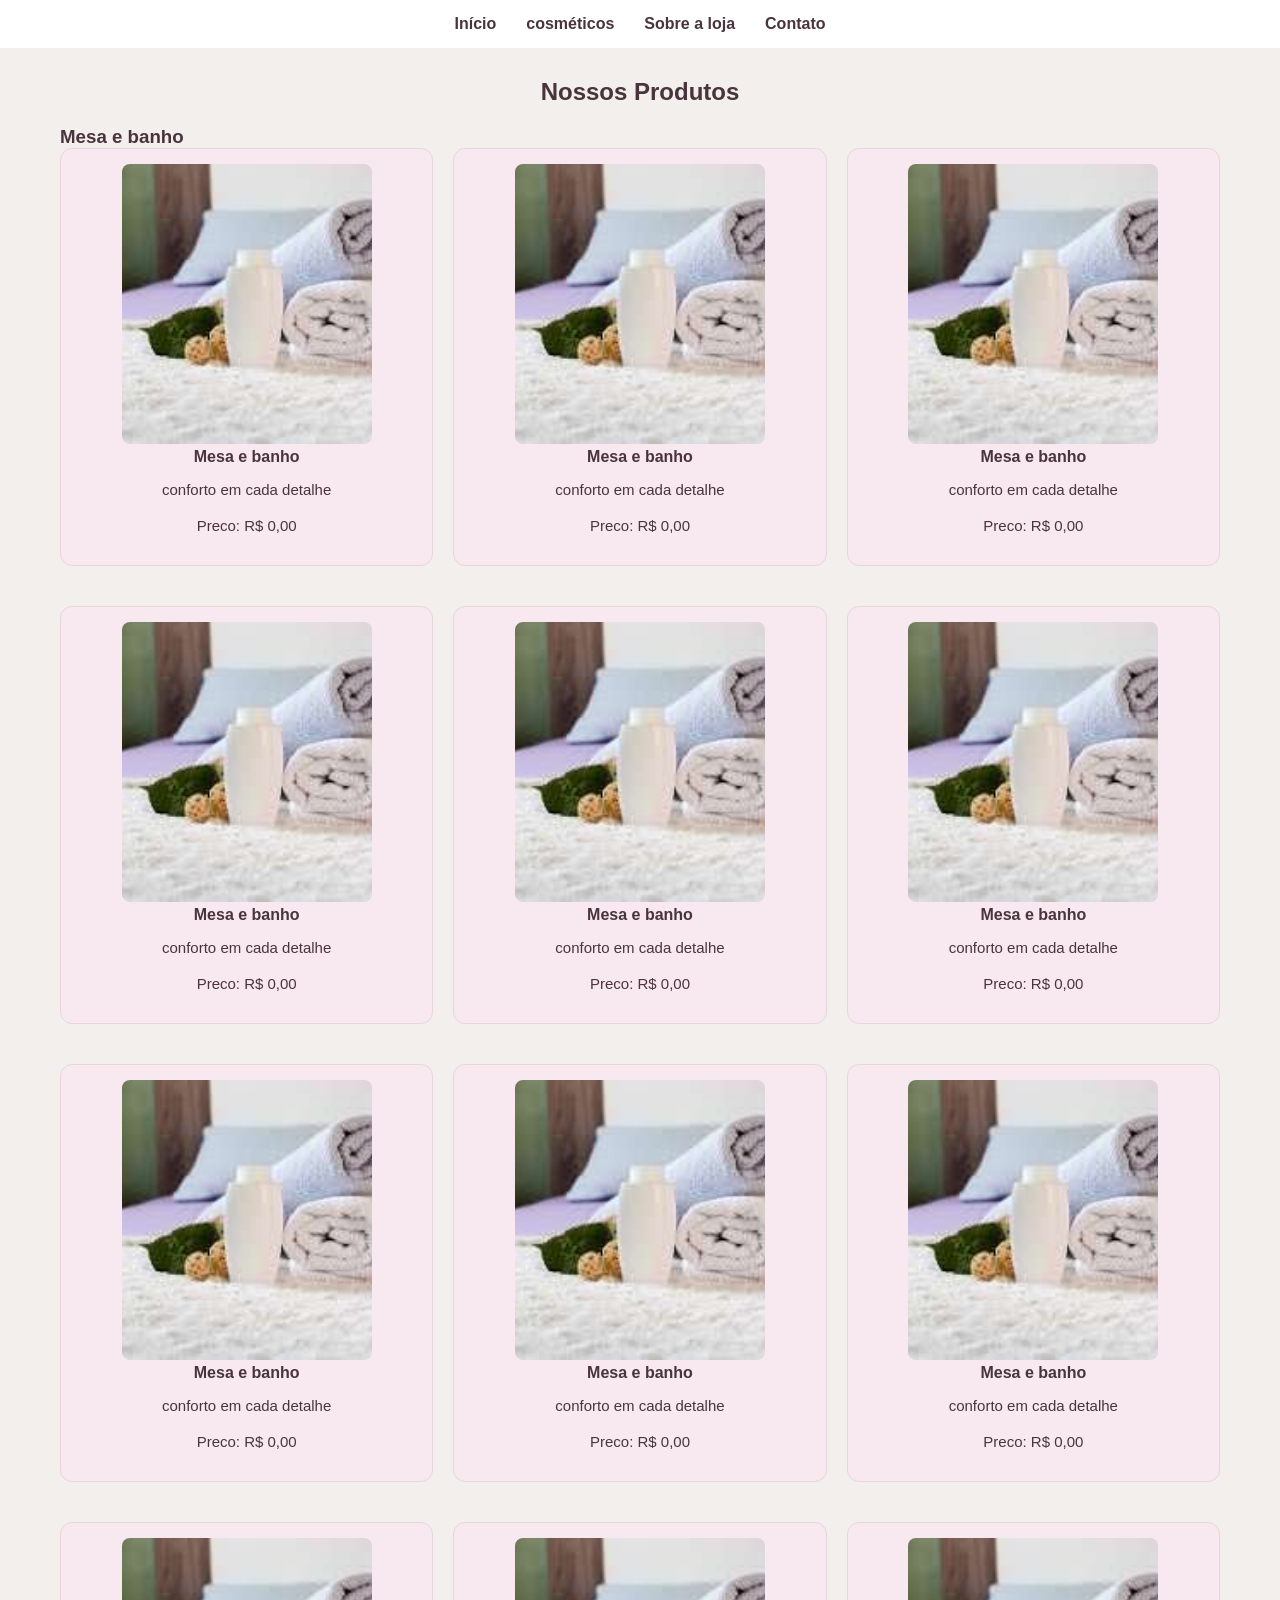
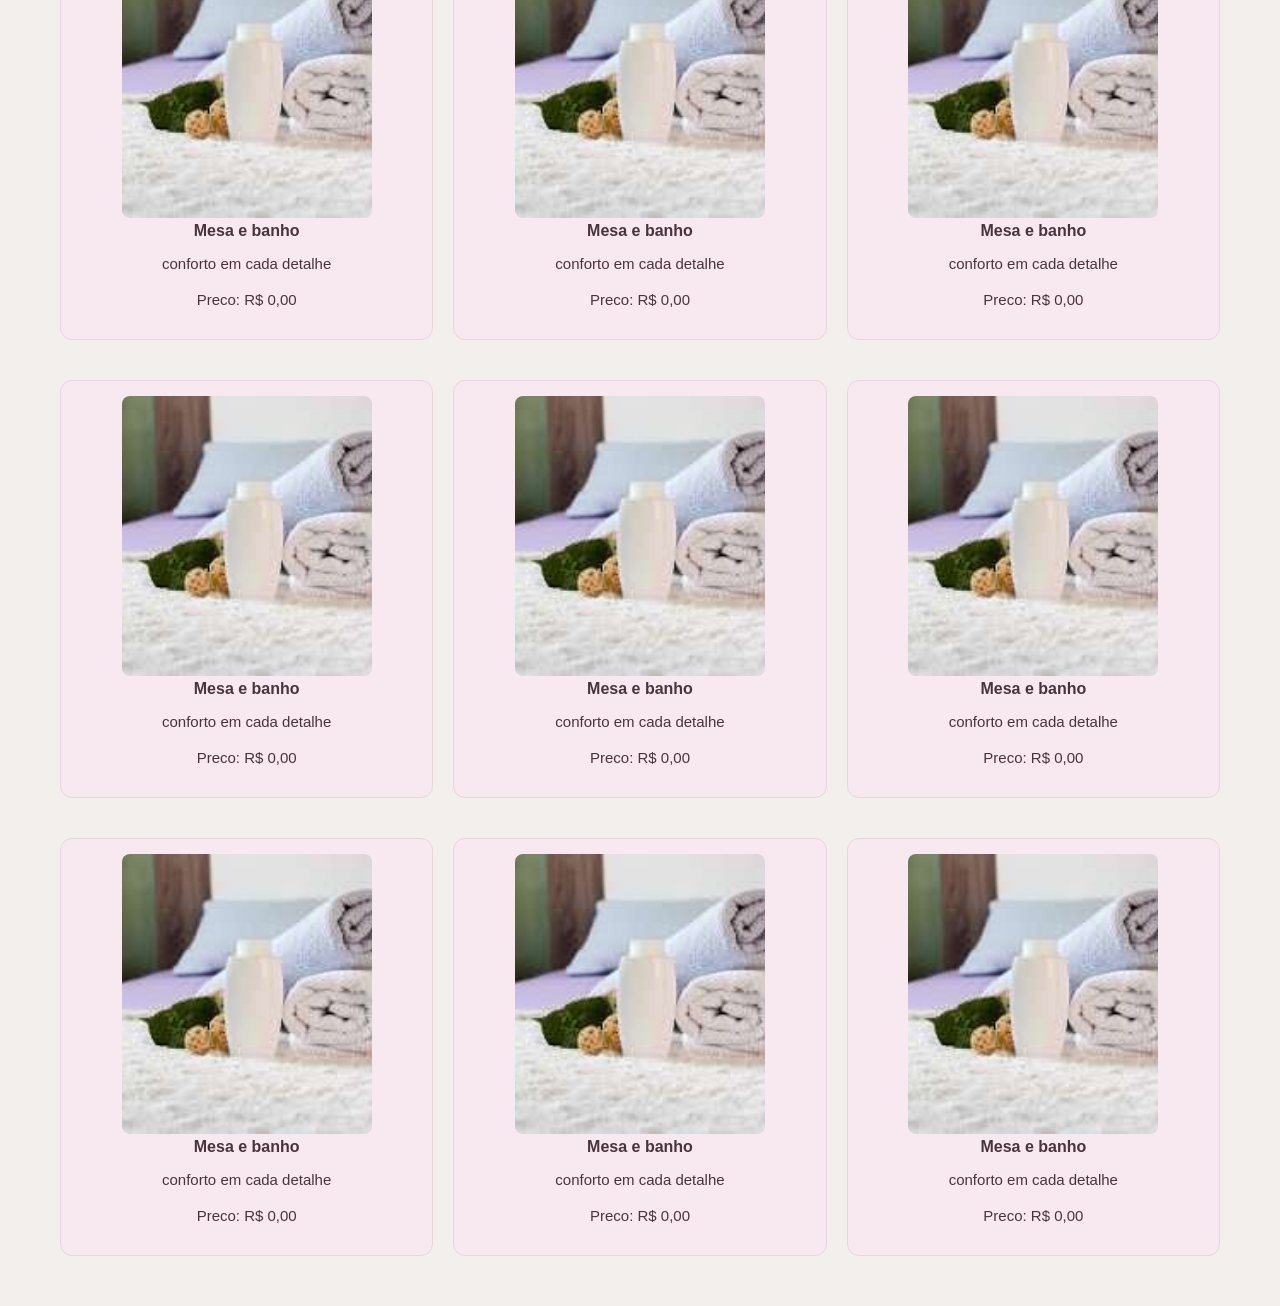
<file: mesa-banho.html>
<!DOCTYPE html>
<html lang="pt-BR">

<head>
    <meta charset="UTF-8">
    <meta name="viewport" content="width=device-width, initial-scale=1.0">
    <link rel="stylesheet" href="./styles.css">


    <title>MODA SEMPRE BELA</title>
</head>

<body>
    <nav>
        <a href="./index.html">Início</a>
        <a href="./cosméticos.html">cosméticos</a>
        
        <a href="./sobre.html">Sobre a loja</a>
        <a href="./contato.html">Contato</a>



    </nav>
    <main>
        <section id="mesa-banho">
            <h2>Nossos Produtos</h2>
            <h3>Mesa e banho</h3>
            <div class="mesa-banho">
                <article>

                    <img alt="mesa e banho" src="./img/mesa e banho.jfif">
                    <h4>Mesa e banho</h4>
                    <p> conforto em cada detalhe</p>
                    <p>Preco: R$ 0,00</p>

                </article>
                <article>

                    <img alt="mesa e banho" src="./img/mesa e banho.jfif">
                    <h4>Mesa e banho</h4>
                    <p> conforto em cada detalhe</p>
                    <p>Preco: R$ 0,00</p>

                </article>
                <article>

                    <img alt="mesa e banho" src="./img/mesa e banho.jfif">
                    <h4>Mesa e banho</h4>
                    <p> conforto em cada detalhe</p>
                    <p>Preco: R$ 0,00</p>

                </article>
                <article>

                    <img alt="mesa e banho" src="./img/mesa e banho.jfif">
                    <h4>Mesa e banho</h4>
                    <p> conforto em cada detalhe</p>
                    <p>Preco: R$ 0,00</p>

                </article>
                <article>

                    <img alt="mesa e banho" src="./img/mesa e banho.jfif">
                    <h4>Mesa e banho</h4>
                    <p> conforto em cada detalhe</p>
                    <p>Preco: R$ 0,00</p>

                </article>
                <article>

                    <img alt="mesa e banho" src="./img/mesa e banho.jfif">
                    <h4>Mesa e banho</h4>
                    <p> conforto em cada detalhe</p>
                    <p>Preco: R$ 0,00</p>

                </article>

                <article>

                    <img alt="mesa e banho" src="./img/mesa e banho.jfif">
                    <h4>Mesa e banho</h4>
                    <p> conforto em cada detalhe</p>
                    <p>Preco: R$ 0,00</p>

                </article>
                <article>

                    <img alt="mesa e banho" src="./img/mesa e banho.jfif">
                    <h4>Mesa e banho</h4>
                    <p> conforto em cada detalhe</p>
                    <p>Preco: R$ 0,00</p>

                </article>
                <article>

                    <img alt="mesa e banho" src="./img/mesa e banho.jfif">
                    <h4>Mesa e banho</h4>
                    <p> conforto em cada detalhe</p>
                    <p>Preco: R$ 0,00</p>

                </article>
                <article>

                    <img alt="mesa e banho" src="./img/mesa e banho.jfif">
                    <h4>Mesa e banho</h4>
                    <p> conforto em cada detalhe</p>
                    <p>Preco: R$ 0,00</p>

                </article>
                <article>

                    <img alt="mesa e banho" src="./img/mesa e banho.jfif">
                    <h4>Mesa e banho</h4>
                    <p> conforto em cada detalhe</p>
                    <p>Preco: R$ 0,00</p>

                </article>
                <article>

                    <img alt="mesa e banho" src="./img/mesa e banho.jfif">
                    <h4>Mesa e banho</h4>
                    <p> conforto em cada detalhe</p>
                    <p>Preco: R$ 0,00</p>

                </article>

                <article>

                    <img alt="mesa e banho" src="./img/mesa e banho.jfif">
                    <h4>Mesa e banho</h4>
                    <p> conforto em cada detalhe</p>
                    <p>Preco: R$ 0,00</p>

                </article>
                <article>

                    <img alt="mesa e banho" src="./img/mesa e banho.jfif">
                    <h4>Mesa e banho</h4>
                    <p> conforto em cada detalhe</p>
                    <p>Preco: R$ 0,00</p>

                </article>
                <article>

                    <img alt="mesa e banho" src="./img/mesa e banho.jfif">
                    <h4>Mesa e banho</h4>
                    <p> conforto em cada detalhe</p>
                    <p>Preco: R$ 0,00</p>

                </article>
                <article>

                    <img alt="mesa e banho" src="./img/mesa e banho.jfif">
                    <h4>Mesa e banho</h4>
                    <p> conforto em cada detalhe</p>
                    <p>Preco: R$ 0,00</p>

                </article>
                <article>

                    <img alt="mesa e banho" src="./img/mesa e banho.jfif">
                    <h4>Mesa e banho</h4>
                    <p> conforto em cada detalhe</p>
                    <p>Preco: R$ 0,00</p>

                </article>
                <article>

                    <img alt="mesa e banho" src="./img/mesa e banho.jfif">
                    <h4>Mesa e banho</h4>
                    <p> conforto em cada detalhe</p>
                    <p>Preco: R$ 0,00</p>

                </article>
            </div>
        </section>
    </main>

</body>

</html>
</file>
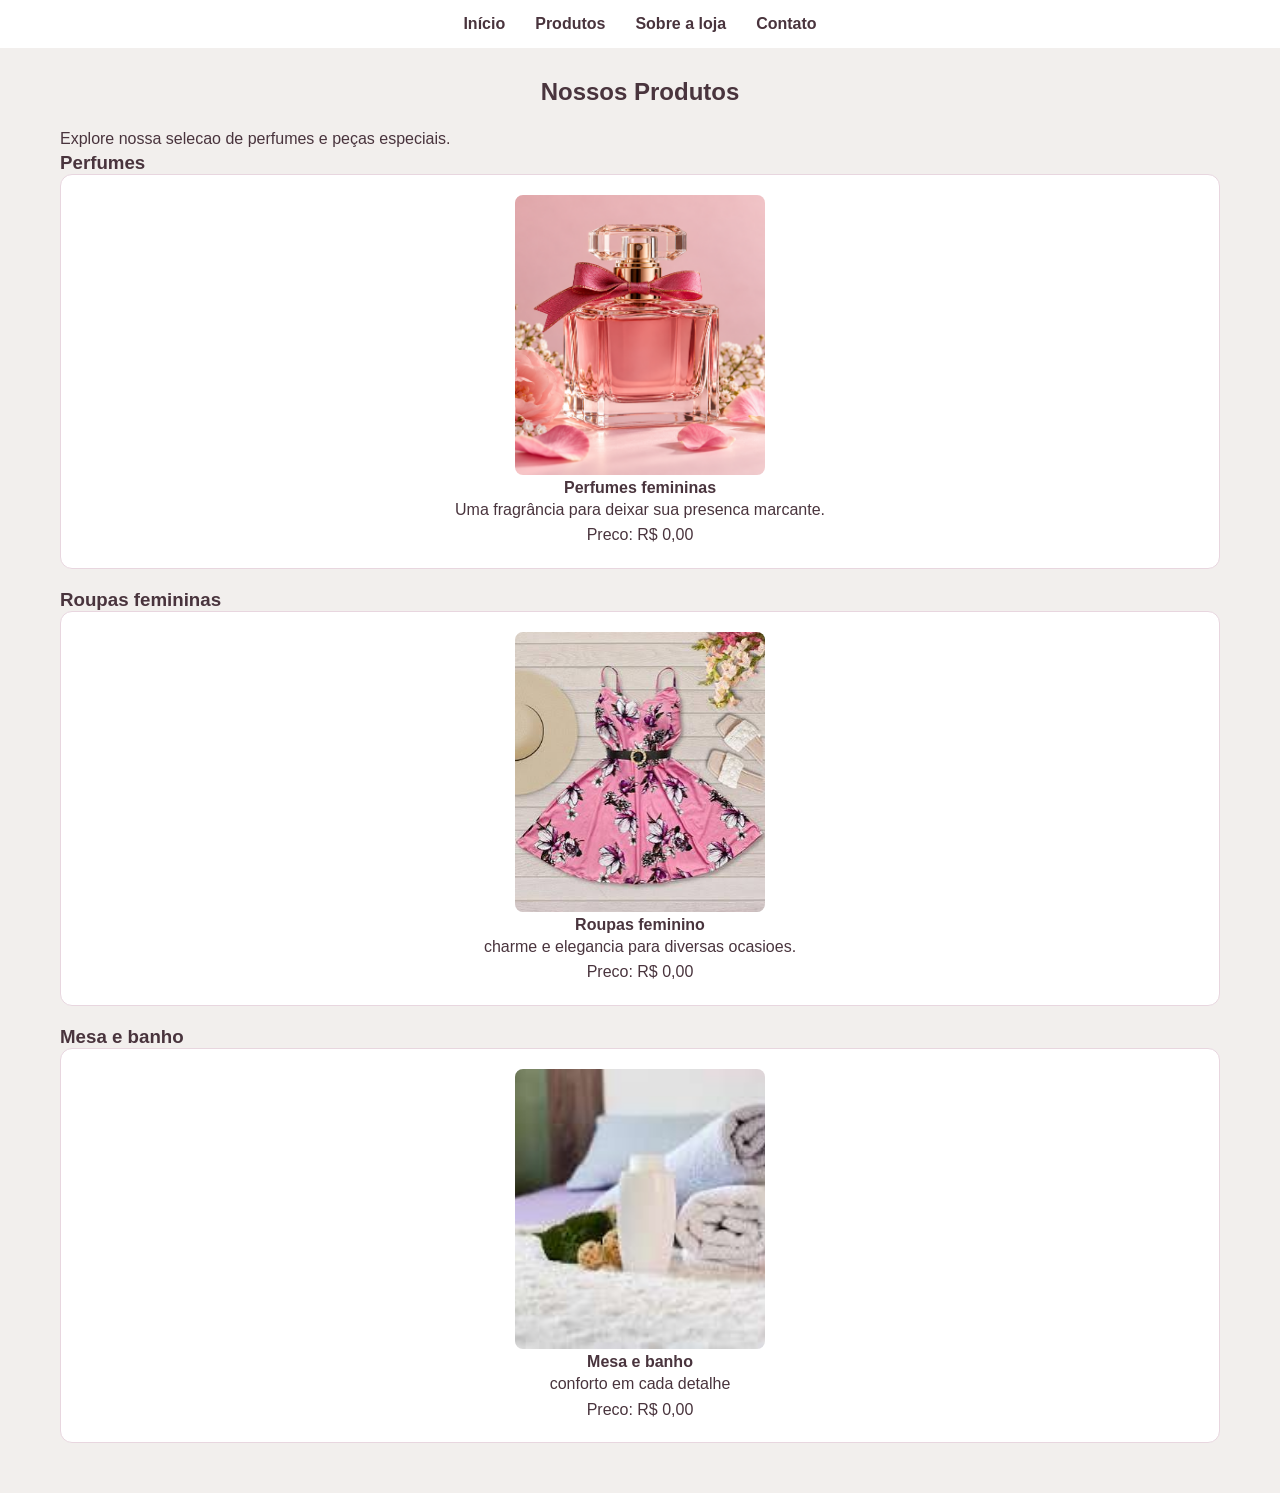
<file: produtos.html>
<!DOCTYPE html>
<html lang="pt-BR">

<head>
    <meta charset="UTF-8">
    <meta name="viewport" content="width=device-width, initial-scale=1.0">
    <link rel="stylesheet" href="./styles.css">
    

    <title>MODA SEMPRE BELA</title>
</head>

<body>
    <nav>
    <a href="./index.html">Início</a>
    <a href="./produtos.html">Produtos</a>
    <a href="./sobre.html">Sobre a loja</a>
    <a href="./contato.html">Contato</a>
</nav>
 <main>
    <section id="produtos">
            <h2>Nossos Produtos</h2>
            <p>Explore nossa selecao de perfumes e peças especiais.</p>

            <!-- Categoria de Perfumes-->

            <section id="perfumes">
                <h3>Perfumes</h3>

                <article>
                    <img alt="perfume femininas" src="./img/Perfume Rosa com Laço e Flores.png">
                    <h4>Perfumes femininas</h4>
                    <p> Uma fragrância para deixar sua presenca marcante.</p>
                    <p>Preco: R$ 0,00</p>
                </article>
            </section>

            <!-- categoria de Roupas-->

            <section id="roupas">
                <h3>Roupas femininas</h3>
                <article>
                    <img alt="roupas feminio" src="./img/roupas feminino.jfif">
                    <h4>Roupas feminino</h4>
                    <p>charme e elegancia para diversas ocasioes.</p>
                    <p>Preco: R$ 0,00</p>
                </article>
            </section>

            <!-- categoria Mesa e Banho-->

            <section id="mesa-banho">
                <h3>Mesa e banho</h3>
                <article>

                    <img alt="mesa e banho" src="./img/mesa e banho.jfif">
                    <h4>Mesa e banho</h4>
                    <p> conforto em cada detalhe</p>
                    <p>Preco: R$ 0,00</p>

                </article>
            </section>
        </section>
 </main>
</body>
</html>
</file>
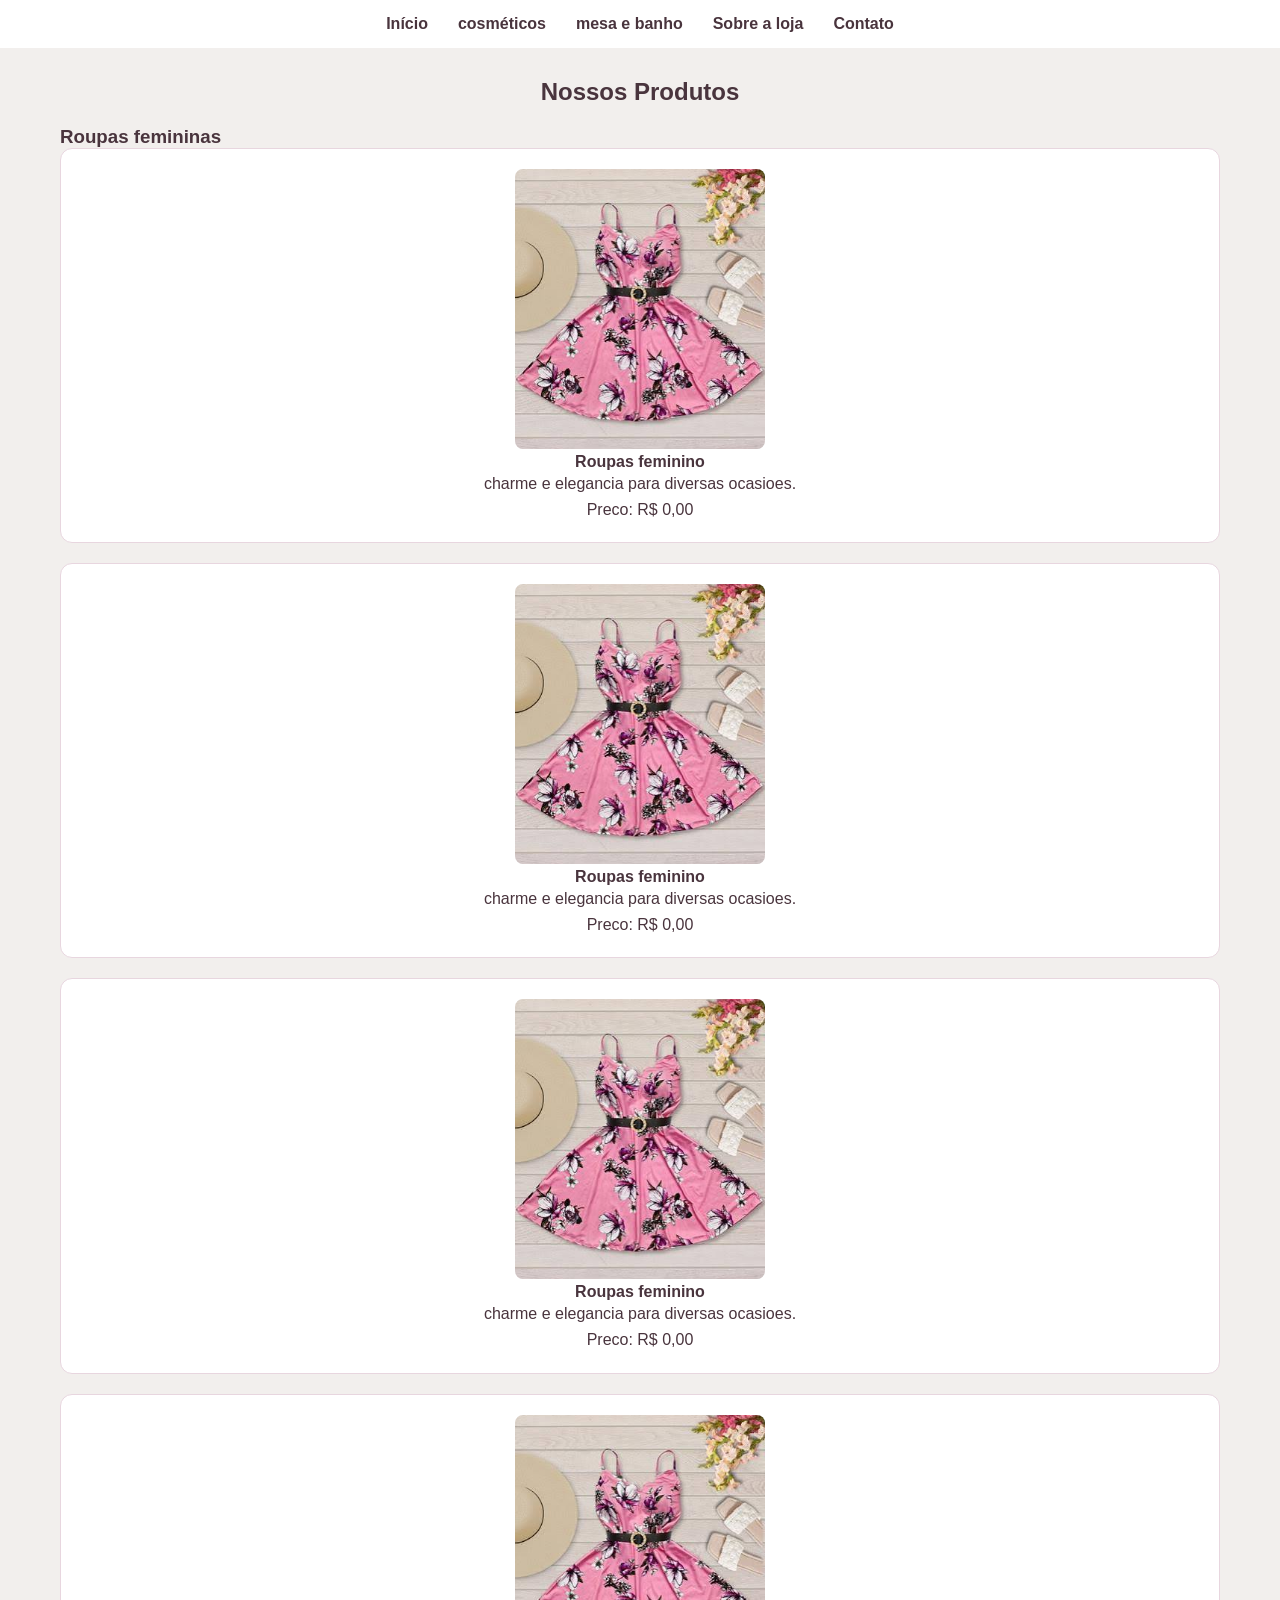
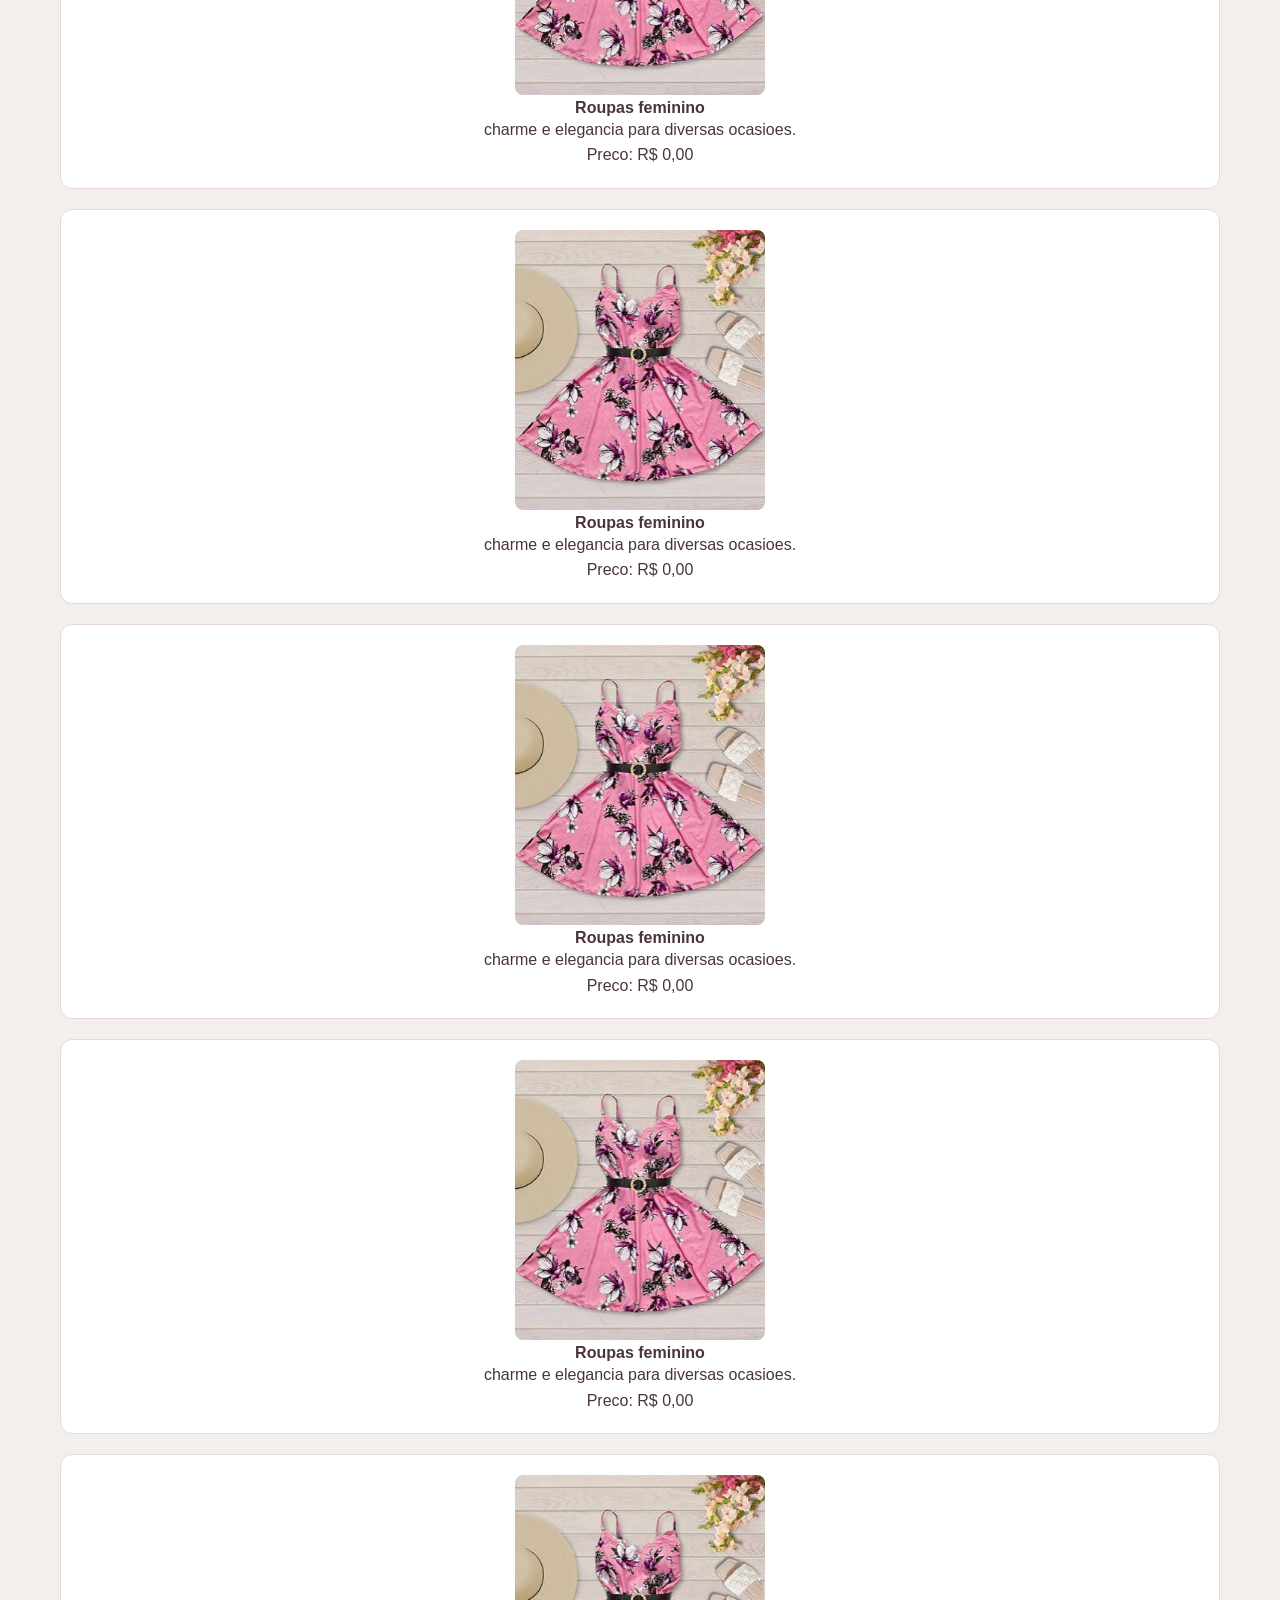
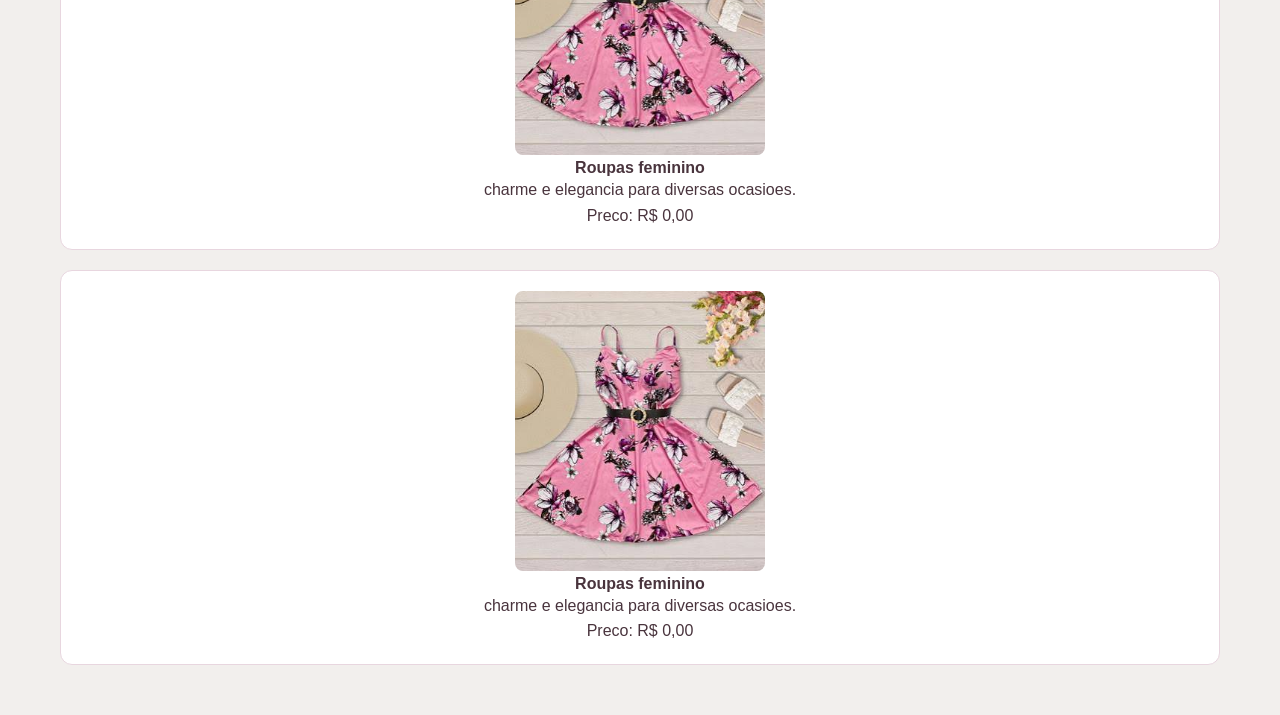
<file: roupas.html>
<!DOCTYPE html>
<html lang="pt-BR">

<head>
    <meta charset="UTF-8">
    <meta name="viewport" content="width=device-width, initial-scale=1.0">
    <link rel="stylesheet" href="./styles.css">


    <title>MODA SEMPRE BELA</title>
</head>
<body>
     <nav>
        <a href="./index.html">Início</a>
        <a href="./cosméticos.html">cosméticos</a>
        <a href="./mesa-banho.html">mesa e banho</a>
        <a href="./sobre.html">Sobre a loja</a>
        <a href="./contato.html">Contato</a>
        
        
    
    </nav>
    <main>
        <div id="roupas">
            <h2>Nossos Produtos</h2>
                <h3>Roupas femininas</h3>
                <div class="roupas">
                <article>
                    <img alt="roupas feminio" src="./img/roupas feminino.jfif">
                    <h4>Roupas feminino</h4>
                    <p>charme e elegancia para diversas ocasioes.</p>
                    <p>Preco: R$ 0,00</p>
                </article>
                <article>
                    <img alt="roupas feminio" src="./img/roupas feminino.jfif">
                    <h4>Roupas feminino</h4>
                    <p>charme e elegancia para diversas ocasioes.</p>
                    <p>Preco: R$ 0,00</p>
                </article>
                <article>
                    <img alt="roupas feminio" src="./img/roupas feminino.jfif">
                    <h4>Roupas feminino</h4>
                    <p>charme e elegancia para diversas ocasioes.</p>
                    <p>Preco: R$ 0,00</p>
                </article>
                <article>
                    <img alt="roupas feminio" src="./img/roupas feminino.jfif">
                    <h4>Roupas feminino</h4>
                    <p>charme e elegancia para diversas ocasioes.</p>
                    <p>Preco: R$ 0,00</p>
                </article>
                <article>
                    <img alt="roupas feminio" src="./img/roupas feminino.jfif">
                    <h4>Roupas feminino</h4>
                    <p>charme e elegancia para diversas ocasioes.</p>
                    <p>Preco: R$ 0,00</p>
                </article>
                <article>
                    <img alt="roupas feminio" src="./img/roupas feminino.jfif">
                    <h4>Roupas feminino</h4>
                    <p>charme e elegancia para diversas ocasioes.</p>
                    <p>Preco: R$ 0,00</p>
                </article>
                <article>
                    <img alt="roupas feminio" src="./img/roupas feminino.jfif">
                    <h4>Roupas feminino</h4>
                    <p>charme e elegancia para diversas ocasioes.</p>
                    <p>Preco: R$ 0,00</p>
                </article>
                <article>
                    <img alt="roupas feminio" src="./img/roupas feminino.jfif">
                    <h4>Roupas feminino</h4>
                    <p>charme e elegancia para diversas ocasioes.</p>
                    <p>Preco: R$ 0,00</p>
                </article>
                <article>
                    <img alt="roupas feminio" src="./img/roupas feminino.jfif">
                    <h4>Roupas feminino</h4>
                    <p>charme e elegancia para diversas ocasioes.</p>
                    <p>Preco: R$ 0,00</p>
                </article>
            </div>
            </section>
    </main>
</body>
</html>
</file>
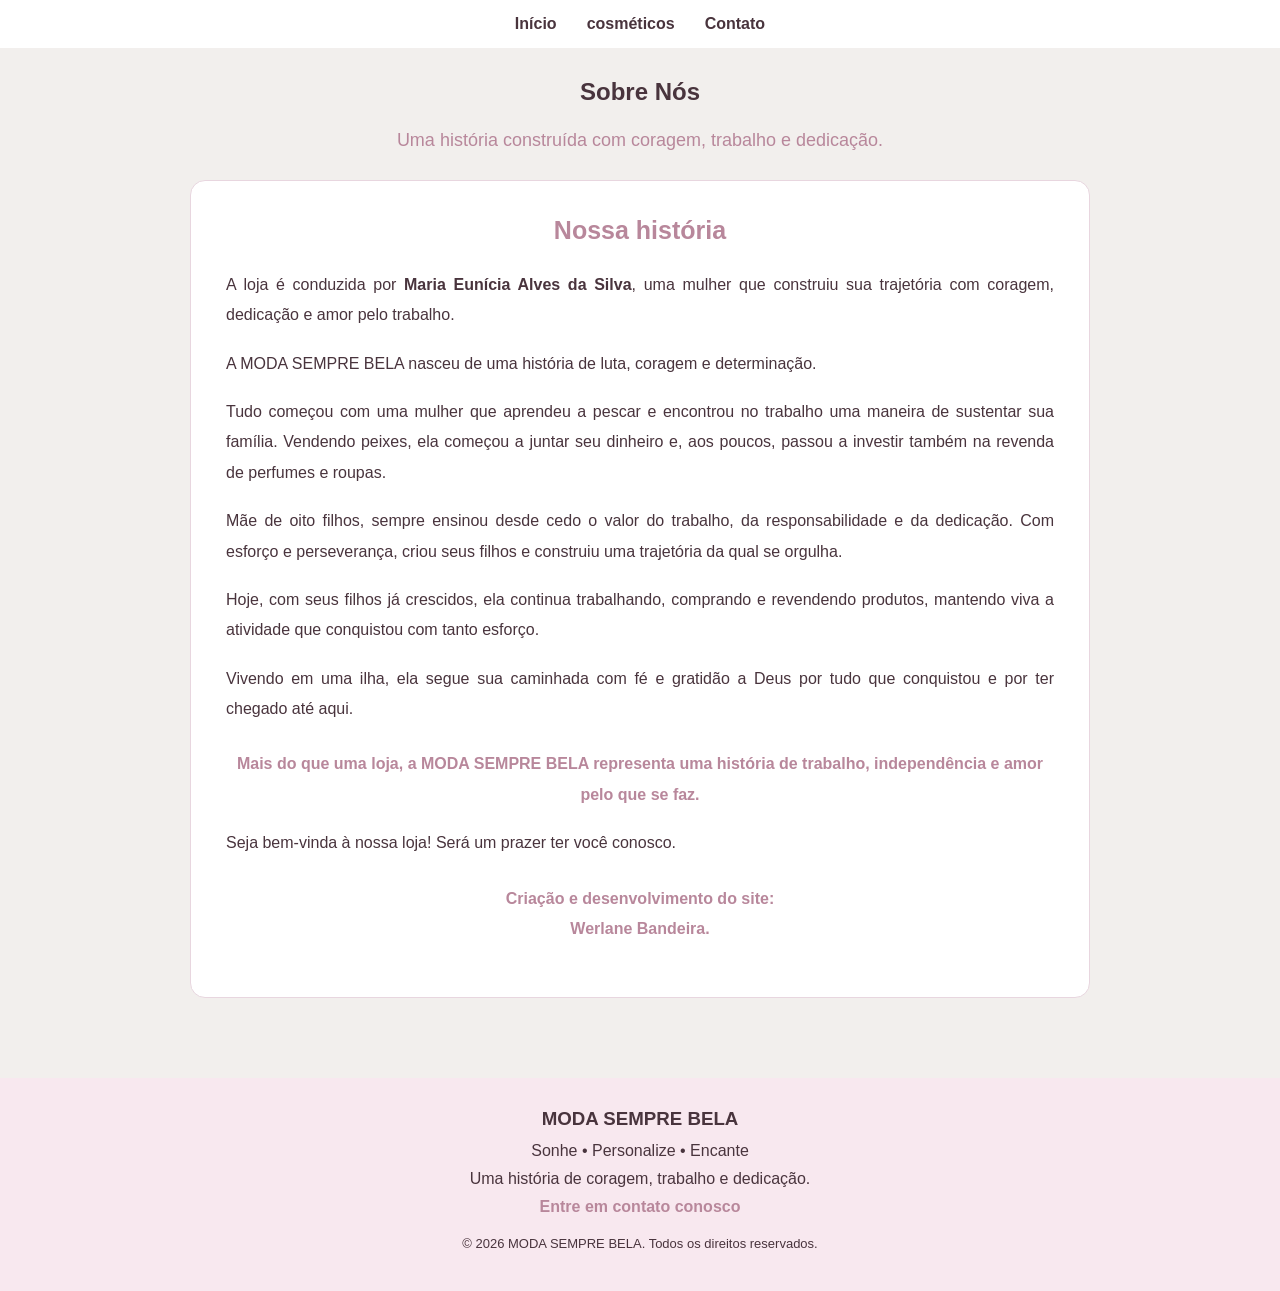
<file: sobre.html>
<!DOCTYPE html>
<html lang="pt-BR">

<head>
    <meta charset="UTF-8">
    <meta name="viewport" content="width=device-width, initial-scale=1.0">
    <link rel="stylesheet" href="./styles.css">


    <title>MODA SEMPRE BELA</title>
</head>

<body>
    <nav>
        <a href="./index.html">Início</a>
        <a href="./cosméticos.html">cosméticos</a>
        
       
        
        <a href="./contato.html">Contato</a>
    </nav>
    <main>
       

    <section class="sobre-loja">

        <h2>Sobre Nós</h2>

        <p class="frase-sobre">
            Uma história construída com coragem,
            trabalho e dedicação.
        </p>

        <article class="historia-loja">

            <h3>Nossa história</h3>
<p>
    A loja é conduzida por <strong>Maria Eunícia Alves da Silva</strong>,
    uma mulher que construiu sua trajetória com coragem,
    dedicação e amor pelo trabalho.
</p>
            <p>
                A MODA SEMPRE BELA nasceu de uma história
                de luta, coragem e determinação.
            </p>

            <p>
                Tudo começou com uma mulher que aprendeu
                a pescar e encontrou no trabalho uma maneira
                de sustentar sua família. Vendendo peixes,
                ela começou a juntar seu dinheiro e, aos poucos,
                passou a investir também na revenda de perfumes
                e roupas.
            </p>

            <p>
                Mãe de oito filhos, sempre ensinou desde cedo
                o valor do trabalho, da responsabilidade
                e da dedicação. Com esforço e perseverança,
                criou seus filhos e construiu uma trajetória
                da qual se orgulha.
            </p>

            <p>
                Hoje, com seus filhos já crescidos, ela continua
                trabalhando, comprando e revendendo produtos,
                mantendo viva a atividade que conquistou
                com tanto esforço.
            </p>

            <p>
                Vivendo em uma ilha, ela segue sua caminhada
                com fé e gratidão a Deus por tudo que conquistou
                e por ter chegado até aqui.
            </p>

            <p class="mensagem-final">
                Mais do que uma loja, a MODA SEMPRE BELA
                representa uma história de trabalho,
                independência e amor pelo que se faz.
            </p>

            <p>
                Seja bem-vinda à nossa loja!
                Será um prazer ter você conosco.
            </p>
<p class="mensagem-final">
    <strong>Criação e desenvolvimento do site:</strong>
    <br>
    Werlane Bandeira.
</p>
        </article>

    </section>

</main>

    
    
<footer>
    <h3>MODA SEMPRE BELA</h3>

    <p>Sonhe • Personalize • Encante</p>

    <p>Uma história de coragem, trabalho e dedicação.</p>

    <p>
        <a href="contato.html">Entre em contato conosco</a>
    </p>

    <p class="direitos">
        © 2026 MODA SEMPRE BELA.
        Todos os direitos reservados.
    </p>
</footer>

</body>

</html>
</file>
<file: styles.css>
/* Configurações gerais da loja */

* {
    margin: 0;
    padding: 0;
    box-sizing: border-box;
}

body {
    font-family: Arial, sans-serif;
    background-color:  #F2EFED;
    color: #49343D;
}

/* Cores principais da loja */

:root {
    --rosa-claro: #F8E8EF;
    --rose: #E8D6DF;
    --malva: #B8879B;
    --branco: #FFFFFF;
    --texto: #49343D;
}
/* Cabeçalho da loja */

header {
    background-color: var(--rosa-claro);
    color: var(--texto);
    text-align: center;
    padding: 35px 20px;
}

header h1 {
    font-size: 32px;
    margin-bottom: 10px;
}

header p {
    font-size: 16px;
}
/* Menu de navegação */

nav {
    
    background-color: var(--branco);
    padding: 15px 20px;
    display: flex;
    justify-content: center;
    gap: 30px;

    position: sticky;
    top: 0;
    z-index: 1000;
}

nav a {
    color: var(--texto);
    text-decoration: none;
    font-weight: bold;
}
nav a:hover {
    color: var(--malva);
}
/* Conteúdo principal */

main {
    max-width: 1200px;
    margin: 0 auto;
    padding: 30px 20px;
}

/* Títulos das seções */

main h2 {
    color: var(--texto);
    text-align: center;
    margin-bottom: 20px;
}

/* Parágrafos */

main p {
    line-height: 1.6;
}
/* Cartões dos produtos */

article {
    background-color: var(--branco);
    border: 1px solid var(--rose);
    border-radius: 12px;
    padding: 20px;
    margin-bottom: 20px;
    text-align: center;
}

article img {
    width: 100%;
    max-width: 250px;
    height: 280px;
    object-fit: cover;
    border-radius: 8px;
}
/* lista de destaque na tela inicial*/


.lista-destaques {
    display: grid;
    grid-template-columns: repeat(3, 1fr);
    gap: 20px;
}

.lista-destaques article {
    padding: 15px;
}
.lista-destaques article p {
    color: var(--texto);
    font-size: 15px;
    line-height: 1.6;
    margin: 12px 0;
}
.lista-destaques article {
    background-color: var(--rosa-claro);
}
.frase-apresentacao {
    color: var(--malva);
    font-size: 17px;
    font-weight: 500;
    text-align: center;
    line-height: 1.6;
    margin: 12px 0;
}
.lista-destaques article a {
    display: inline-block;
    background-color: var(--malva);
    color: var(--branco);
    text-decoration: none;
    padding: 10px 18px;
    border-radius: 20px;
    font-weight: bold;
    margin-top: 12px;
}
/* TELA INICIAL - ADAPTAÇÃO PARA CELULAR */

@media screen and (max-width: 768px) {

    main {
        padding: 20px 12px;
    }

    .lista-destaques {
        display: grid;
        grid-template-columns: 1fr;
        gap: 20px;
    }

    .lista-destaques article {
        width: 100%;
        padding: 15px;
    }

    .lista-destaques article img {
        width: 100%;
        max-width: 300px;
        height: 250px;
        object-fit: contain;
    }

    .lista-destaques article h3,
    .lista-destaques article h4 {
        font-size: 18px;
    }

    .lista-destaques article p {
        font-size: 15px;
        line-height: 1.6;
    }

    .lista-destaques article a {
        display: block;
        width: 100%;
        text-align: center;
    }

}

/* rodape da tela inicial*/

footer {
    background-color: var(--rosa-claro);
    color: var(--texto);
    text-align: center;
    padding: 30px 20px;
    margin-top: 30px;
}

footer h3 {
    margin-bottom: 12px;
}

footer p {
    margin-bottom: 10px;
}

footer a {
    color: var(--malva);
    font-weight: bold;
    text-decoration: none;
}

footer a:hover {
    text-decoration: underline;
}

footer .direitos {
    font-size: 13px;
    margin-top: 20px;
}

/*   artigo de mesa e benho*/

.mesa-banho{
    display: grid;
    grid-template-columns: repeat(3, 1fr);
    gap: 20px;
}  
.mesa-banho article {
    padding: 15px;
}
.mesa-banho article p {
    color: var(--texto);
    font-size: 15px;
    line-height: 1.6;
    margin: 12px 0;
}
.mesa-banho article {
    background-color: var(--rosa-claro);
}
.mesa-banho article a {
    display: inline-block;
    background-color: var(--malva);
    color: var(--branco);
    text-decoration: none;
    padding: 10px 18px;
    border-radius: 20px;
    font-weight: bold;
    margin-top: 12px;
}
      /*perfumes*/

      
.cosméticos{
    display: grid;
    grid-template-columns: repeat(3, 1fr);
    gap: 20px;
}  
.cosméticos article {
    padding: 15px;
}
.cosméticos article p {
    color: var(--texto);
    font-size: 15px;
    line-height: 1.6;
    margin: 12px 0;
}
.cosméticos article {
    background-color: var(--rosa-claro);
}
.cosméticos article a {
    display: inline-block;
    background-color: var(--malva);
    color: var(--branco);
    text-decoration: none;
    padding: 10px 18px;
    border-radius: 20px;
    font-weight: bold;
    margin-top: 12px;
}

/* CATEGORIAS DE COSMETICOS */

.categoria {
    margin-top: 35px;
}

.categoria h3 {
    color: var(--texto);
    font-size: 23px;
    margin-bottom: 20px;
    padding-bottom: 10px;
    border-bottom: 2px solid var(--rose);
}




/* ORGANIZACAO DOS PRODUTOS EM COLUNAS */

.perfumes,
.perfumes-de-bolsa,
.cremes,
.body-splash,
.cremes-cuidados-pessoais,
.kits {
    display: grid;
    grid-template-columns: repeat(3, minmax(0, 1fr));
    gap: 20px;
    align-items: stretch;
}

/* CARTOES DOS PRODUTOS */

.perfumes article,
.perfumes-de-bolsa article,
.cremes article,
.body-splash article,
.cremes-cuidados-pessoais article,
.kits article {
    background-color: var(--rosa-claro);
    padding: 15px;
    margin-bottom: 0;
    min-width: 0;
}


/* TITULOS DOS PRODUTOS */

.categoria article h4 {
    color: var(--texto);
    font-size: 18px;
    margin: 15px 0 10px;
}

/* DESCRICOES DOS PRODUTOS */

.categoria article p {
    color: var(--texto);
    font-size: 14px;
    line-height: 1.6;
    margin: 10px 0;
}

/* PRECO DOS PRODUTOS */

.categoria article p:last-child {
    color: var(--malva);
    font-size: 16px;
    font-weight: bold;
}

/* IMAGENS DOS PRODUTOS */

.categoria article img {
    width: 100%;
    max-width: 250px;
    height: 250px;
    object-fit: contain;
    border-radius: 10px;
}

/* ADAPTACAO PARA CELULAR */

@media (max-width: 768px) {
   .perfumes,
.perfumes-de-bolsa,
.cremes,
.body-splash,
.cremes-cuidados-pessoais,
.kits {
    grid-template-columns: repeat(2, minmax(0, 1fr));
    gap: 8px;
}
.perfumes article p,
.perfumes-de-bolsa article p,
.cremes article p,
.body-splash article p,
.cremes-cuidados-pessoais article p,
.kits article p {
    font-size: 9px;
    line-height: 1.4;
    margin: 6px 0;
}
.menu-categorias {
    display: flex;
    flex-wrap: wrap;
    justify-content: center;
    align-items: center;
    gap: 7px 12px;
    padding: 10px 6px;
    width: 100%;
    position: sticky;
    top: 55px;
    z-index: 999;
    background-color: var(--branco);
}

.menu-categorias a {
    font-size: 10px;
    padding: 3px 2px;
    text-align: center;
    white-space: normal;
    line-height: 1.4;
}
}
.botoes-produto {
    display: flex;
    flex-direction: column;
    gap: 10px;
    margin-top: 15px;
}

.botoes-produto a {
    display: block;
    background-color: var(--malva);
    color: white;
    text-decoration: none;
    padding: 10px;
    border-radius: 20px;
    font-weight: bold;
    transition: 0.3s;
}

.botoes-produto a:hover {
    background-color: var(--texto);
}
.botoes-produto {
    display: flex;
    flex-direction: column;
    gap: 10px;
    margin-top: 15px;
}

.botoes-produto a {
    display: block;
    background-color: var(--malva);
    color: white;
    text-decoration: none;
    padding: 10px;
    border-radius: 20px;
    font-weight: bold;
    transition: 0.3s;
    text-align: center;
}

.botoes-produto a:hover {
    background-color: var(--texto);
}


/* VIDEO DA TELA INICIAL*/

.video-inicial {
    width: 100%;
    max-width: 1200px;
    margin: 0 auto 30px;
    overflow: hidden;
    border-radius: 12px;
}

.video-inicial video {
    width: 100%;
    height: 450px;
    object-fit: cover;
    display: block;
}

/* ADAPTACAO DO VIDEO PARA CELULAR */

@media (max-width: 768px) {
    .video-inicial video {
        height: 250px;
    }
}
/*sobre*/

/* PAGINA SOBRE NOS */

.sobre-loja {
    max-width: 900px;
    margin: 0 auto;
}

.frase-sobre {
    color: var(--malva);
    font-size: 18px;
    text-align: center;
    margin-bottom: 25px;
}

.historia-loja {
    background-color: var(--branco);
    border: 1px solid var(--rose);
    border-radius: 15px;
    padding: 35px;
}

.historia-loja h3 {
    color: var(--malva);
    text-align: center;
    font-size: 25px;
    margin-bottom: 25px;
}

.historia-loja p {
    color: var(--texto);
    font-size: 16px;
    line-height: 1.9;
    text-align: justify;
    margin-bottom: 18px;
}

.historia-loja .mensagem-final {
    color: var(--malva);
    font-weight: bold;
    text-align: center;
    margin-top: 25px;
}

@media (max-width: 768px) {
    .historia-loja {
        padding: 20px;
    }
}
/*contatos*/


/* PAGINA DE CONTATO */

.pagina-contato {
    max-width: 850px;
    margin: 0 auto;
}

.frase-contato {
    color: var(--malva);
    text-align: center;
    font-size: 18px;
    margin-bottom: 25px;
}

.caixa-contato {
    background-color: var(--branco);
    border: 1px solid var(--rose);
    border-radius: 15px;
    padding: 30px;
}

.caixa-contato h3 {
    color: var(--malva);
    text-align: center;
    font-size: 23px;
    margin-bottom: 18px;
}

.caixa-contato p {
    color: var(--texto);
    line-height: 1.8;
    text-align: center;
    margin-bottom: 20px;
}

.botao-whatsapp {
    display: block;
    width: fit-content;
    margin: 25px auto;
    background-color: var(--malva);
    color: var(--branco);
    text-decoration: none;
    padding: 13px 25px;
    border-radius: 25px;
    font-weight: bold;
    text-align: center;
    transition: 0.3s;
}

.botao-whatsapp:hover {
    background-color: var(--texto);
}

.informacoes-contato {
    border-top: 1px solid var(--rose);
    margin-top: 30px;
    padding-top: 25px;
}

.mensagem-final-contato {
    color: var(--malva);
    font-weight: bold;
    margin-top: 25px;
}

@media (max-width: 768px) {
    .caixa-contato {
        padding: 20px;
    }

    .botao-whatsapp {
        width: 100%;
    }
}
/* ADAPTAÇÃO DA TELA INICIAL PARA CELULAR */



/* TELA INICIAL - CELULAR */

@media (max-width: 768px) {

    .lista-destaques {
        display: grid;
        grid-template-columns: repeat(3, minmax(0, 1fr));
        gap: 8px;
    }

    .lista-destaques article {
        padding: 8px;
        margin-bottom: 0;
        border-radius: 8px;
    }

    .lista-destaques article img {
        width: 100%;
        height: 100px;
        object-fit: contain;
    }

    .lista-destaques article h3,
    .lista-destaques article h4 {
        font-size: 11px;
        line-height: 1.3;
    }

    .lista-destaques article p {
    display: none;
}
    

    .lista-destaques article a {
        display: block;
        font-size: 10px;
        padding: 8px 4px;
        line-height: 1.3;
    }

}
</file>
